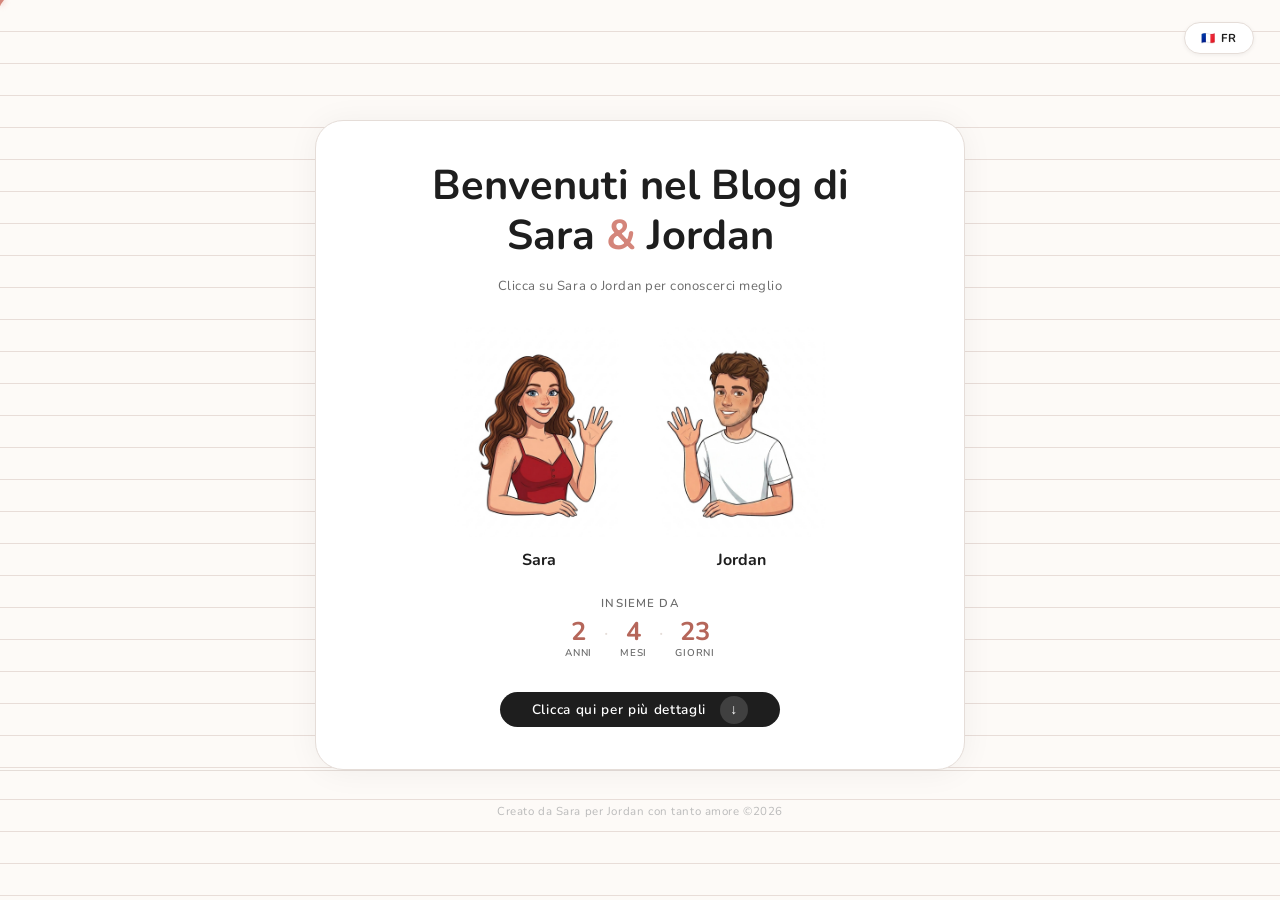
<file: index.html>
<!DOCTYPE html>
<html lang="it">
<head>
  <meta charset="UTF-8">
  <meta name="viewport" content="width=device-width, initial-scale=1.0">
  <title>Blog di Sara & Jordan</title>
  <link href="https://fonts.googleapis.com/css2?family=Nunito:wght@300;400;500;600;700&display=swap" rel="stylesheet">
  <link rel="stylesheet" href="assets/css/main.css">
  <link rel="stylesheet" href="assets/css/hero.css">
  <link rel="stylesheet" href="assets/css/timeline.css">
  <link rel="stylesheet" href="assets/css/viaggi.css">
</head>
<body>

  <div id="heart-cursor">♥</div>

  <!-- ── LANGUAGE BUTTON ── -->
  <button class="lang-btn" id="langBtn" onclick="toggleLang()"></button>

  <!-- HERO-->
  <section class="hero">
    <div class="hero-card">

      <h1 class="hero-title">
        <span id="heroTitle">Benvenuti nel Blog di<br>Sara <span class="amp">&</span> Jordan</span>
      </h1>

      <p class="hero-subtitle" id="heroSub">
        Clicca su Sara o Jordan per conoscerci meglio
      </p>

      <!-- Avatars -->
      <div class="avatars">
        <a href="sara.html" class="avatar-wrap">
          <div class="avatar-frame">
            <img src="assets/img/sara.jpg" alt="Sara" class="avatar-img">
          </div>
          <span class="avatar-label">Sara</span>
        </a>
        <a href="jordan.html" class="avatar-wrap">
          <div class="avatar-frame">
            <img src="assets/img/jordan.jpg" alt="Jordan" class="avatar-img">
          </div>
          <span class="avatar-label">Jordan</span>
        </a>
      </div>

      <!-- COUNTDOWN ── -->
      <div class="countdown-wrap" id="countdownWrap">
        <p class="countdown-label" id="countdownLabel">Insieme da</p>
        <div class="countdown-numbers">
          <div class="countdown-unit">
            <span class="countdown-val" id="cdYears">0</span>
            <span class="countdown-unit-label" id="cdYearsLabel">anni</span>
          </div>
          <div class="countdown-sep">·</div>
          <div class="countdown-unit">
            <span class="countdown-val" id="cdMonths">0</span>
            <span class="countdown-unit-label" id="cdMonthsLabel">mesi</span>
          </div>
          <div class="countdown-sep">·</div>
          <div class="countdown-unit">
            <span class="countdown-val" id="cdDays">0</span>
            <span class="countdown-unit-label" id="cdDaysLabel">giorni</span>
          </div>
        </div>
      </div>

      <!-- CTA -->
      <button class="cta-btn" id="ctaBtn" onclick="toggleTimeline()">
        <span id="ctaText">Clicca qui per più dettagli</span>
        <span class="cta-icon">↓</span>
      </button>

    </div>
  </section>

  <!-- SPOTIFY PLAYER
<div class="spotify-wrap" id="spotifyWrap">
  <p class="spotify-label">🎵</p>
  <div style="position:relative; width:75%; height:80px; overflow:hidden; border-radius:16px;">
    <iframe
      src="https://www.youtube.com/embed/FvazwmBI-os?controls=1"
      style="position:absolute; top:-60px; left:0; width:100%; height:200px; border:none;"
      allow="autoplay; encrypted-media"
      allowfullscreen>
    </iframe>
  </div>
</div> -->


  <!-- TIMELINE -->
  <section id="timeline-section">
    <div class="timeline-inner">
      <h2 class="tl-heading">
        <span id="tlHeading">La nostra <span class="accent">storia:</span></span>
      </h2>
      <p class="tl-subheading" id="tlSub">Clicca sulle date per scoprire ogni momento</p>
      <div class="tl-track-wrap">
        <div class="tl-line"></div>
        <div class="tl-track" id="tlTrack"></div>
      </div>
      <div class="tl-events" id="tlEvents"></div>
    </div>
  </section>

  <!-- VIAGGI -->
  <section id="viaggi-section">
    <h2 class="viaggi-heading" id="viaggiHeading">I nostri viaggi insieme:</h2>
    <p class="viaggi-subheading" id="viaggiSub">
      Clicca sulla mappa per scoprire i nostri ricordi più belli
    </p>
    <div class="viaggi-main">
      <div class="dest-col left" id="destLeft"></div>
      <div class="map-wrap" id="mapWrap">
        <img src="assets/img/mappa.jpg" alt="Mappa dei nostri viaggi" class="map-img">
      </div>
      <div class="dest-col right" id="destRight"></div>
    </div>
    <div class="viaggi-gallery" id="viaggiGallery">
      <h3 class="gallery-dest-title" id="galleryTitle"></h3>
      <div class="gallery-grid" id="galleryGrid"></div>
    </div>
  </section>

  <script src="assets/js/lang.js"></script>
  <script src="assets/js/timeline.js"></script>
  <script src="assets/js/viaggi.js"></script>
  <script src="assets/js/extras.js"></script>

  <footer class="site-footer">
    <p id="siteFooter">Creato da Sara per Jordan con tanto amore ©2026</p>
  </footer>

</body>
</html>
</file>
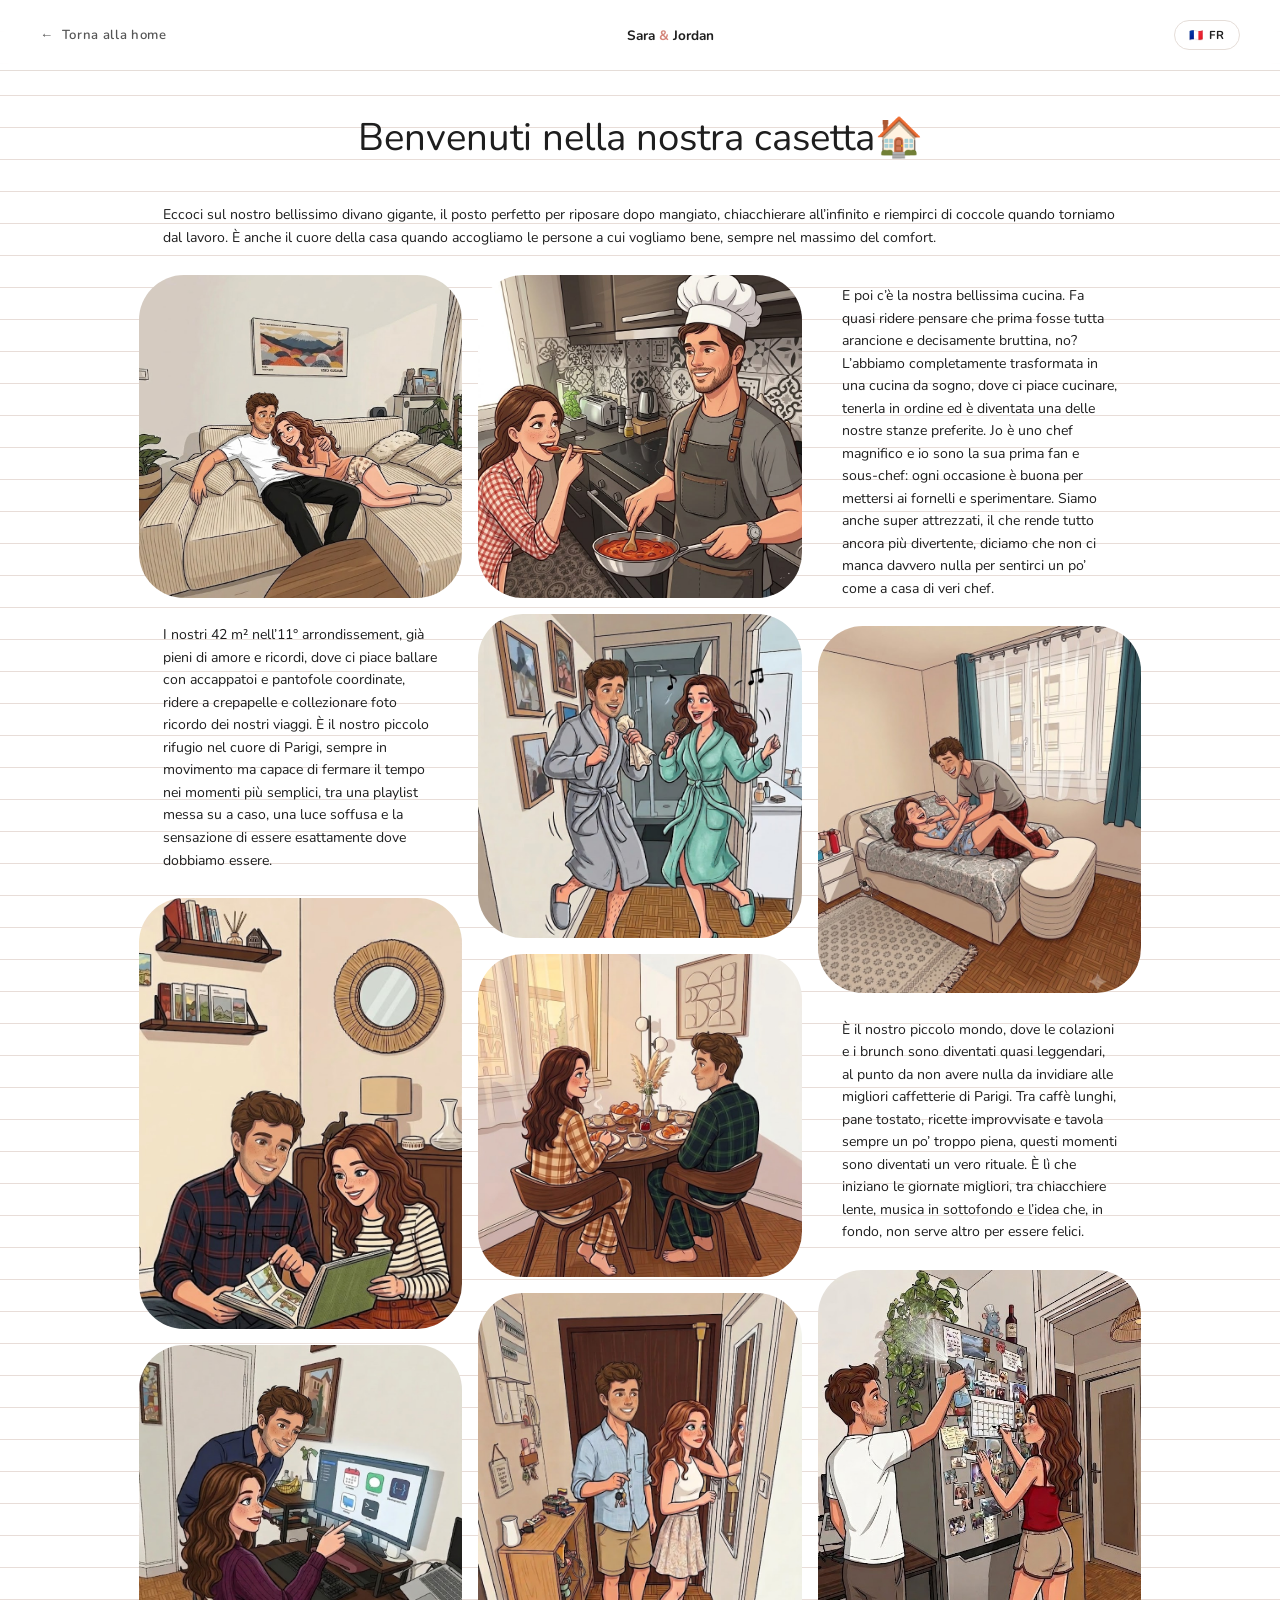
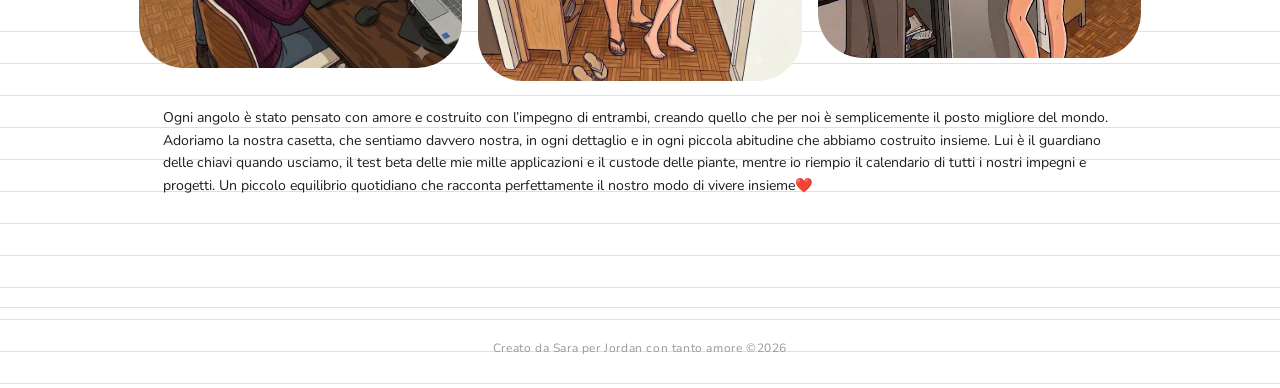
<file: casa.html>
<!DOCTYPE html>
<html lang="it">
<head>
  <meta charset="UTF-8">
  <meta name="viewport" content="width=device-width, initial-scale=1.0">
  <title>La nostra casa — Sara & Jordan</title>
  <link href="https://fonts.googleapis.com/css2?family=Nunito:wght@300;400;500;600;700&display=swap" rel="stylesheet">
  <style>
    :root {
      --bg-color:   #FFFFFF;
      --rose:       #D4857A;
      --rose-light: #F2DDD9;
      --carbon:     #1E1E1E;
      --mid:        #555555;
      --line:       #E5DDD8;
      --white:      #FFFFFF;
    }

    *, *::before, *::after { box-sizing: border-box; margin: 0; padding: 0; }
    html { scroll-behavior: smooth; }
        body {
      background-color: var(--cream);
      background-image: repeating-linear-gradient(
      to bottom,
      transparent 0px,
      transparent 31px,
    #E8DDD8 31px,
    #E8DDD8 32px
     );
      color: var(--carbon);
      font-family: 'Nunito', sans-serif;
      min-height: 100vh;
    }

    /* ── NAV ── */
    .nav {
      display: flex;
      align-items: center;
      justify-content: space-between;
      padding: 20px 40px;
      position: sticky;
      top: 0;
      background: rgba(255,255,255,0.92);
      backdrop-filter: blur(8px);
      z-index: 50;
      border-bottom: 1px solid var(--line);
    }
    .nav-back {
      display: flex; align-items: center; gap: 8px;
      text-decoration: none; color: var(--mid);
      font-size: 0.82rem; font-weight: 600;
      letter-spacing: 0.05em; transition: color 0.2s;
    }
    .nav-back:hover { color: var(--carbon); }
    .nav-brand { font-size: 0.85rem; font-weight: 700; color: var(--carbon); text-decoration: none; }
    .nav-brand .amp { color: var(--rose); }
    .lang-btn {
      background: var(--white); border: 1px solid var(--line);
      color: var(--carbon); font-family: 'Nunito', sans-serif;
      font-size: 0.72rem; font-weight: 700; letter-spacing: 0.1em;
      padding: 6px 14px; border-radius: 999px; cursor: pointer;
      transition: border-color 0.2s, background 0.2s;
    }
    .lang-btn:hover { border-color: var(--rose); background: var(--rose-light); }

    /* ── TITLE ── */
    .page-title {
      text-align: center;
      font-size: clamp(1.6rem, 4vw, 2.4rem);
      font-weight: 400; 
      padding: 40px 24px 30px;
      color: var(--carbon);
    }

    /* ── CONTAINER ── */
    .casa-container {
      max-width: 1050px;
      margin: 0 auto;
      padding: 0 24px 60px;
      display: flex;
      flex-direction: column;
      gap: 16px;
    }

    /* ── Text blocs ── */
    .figma-text-box {
      padding: 24px;
      padding-bottom: 10px;
      padding-top: 10px;
      font-size: 0.88rem;
      line-height: 1.6;
      color: var(--carbon);
      align-items: center;
    }

    .full-width {
      width: 100%;
    }

    .figma-grid {
      display: flex;
      gap: 16px;
      width: 100%;
    }

    .grid-col {
      flex: 1;
      display: flex;
      flex-direction: column;
      gap: 16px;
    }

    /* ── images ── */
    .figma-img {
      width: 100%;
      display: block;
      border-radius: 45px;
      object-fit: cover;
      background-color: var(--rose-light);
    }

    .h-sofa { aspect-ratio: 3 / 3; }
    .h-cooking { aspect-ratio: 3 / 3; }
    .h-dancing { aspect-ratio: 3 / 3; }
    .h-laptop { aspect-ratio: 3 / 3.4; }
    .h-bed { aspect-ratio: 3 / 4; }
    .h-breakfast { aspect-ratio: 3 / 3; }
    .h-pc { aspect-ratio: 3 / 3; }
    .h-entrance { aspect-ratio: 1 / 1.2; }
    .h-fridge { aspect-ratio: 1 / 1.2; }


    /* ── FOOTER ── */
    .site-footer {
      text-align: center;
      padding: 32px 24px;
      border-top: 1px solid var(--line);
      font-size: 0.75rem;
      color: #999;
      letter-spacing: 0.05em;
      margin-top: 40px;
    }

    /* ── RESPONSIVE ── */
    @media (max-width: 768px) {
      .nav { padding: 16px 20px; }
      .figma-grid { flex-direction: column; }
      .figma-img { border-radius: 24px; }
    }
  </style>
</head>
<body>

<nav class="nav">
  <a href="index.html" class="nav-back">← <span id="backLabel">Torna alla home</span></a>
  <a href="index.html" class="nav-brand">Sara <span class="amp">&</span> Jordan</a>
  <button class="lang-btn" id="langBtn" onclick="toggleLang()">🇫🇷 FR</button>
</nav>

<h1 class="page-title" id="pageTitle">Benvenuti nella nostra casetta</h1>

<div class="casa-container">

  <div class="figma-text-box full-width" id="text1">
    Eccoci sul nostro bellissimo divano gigante, il posto perfetto per riposare dopo mangiato,
    chiacchierare all’infinito e riempirci di coccole quando torniamo dal lavoro. È anche il
    cuore della casa quando accogliamo le persone a cui vogliamo bene, sempre nel massimo del comfort.
  </div>

  <div class="figma-grid">

    <div class="grid-col">
      <img src="assets/img/casa-divano.jpg" alt="Il divano" class="figma-img h-sofa">
      <div class="figma-text-box" id="text2">
        I nostri 42 m² nell’11° arrondissement, già pieni di amore e ricordi, dove ci piace
        ballare con accappatoi e pantofole coordinate, ridere a crepapelle e collezionare
        foto ricordo dei nostri viaggi. È il nostro piccolo rifugio nel cuore di Parigi,
        sempre in movimento ma capace di fermare il tempo nei momenti più semplici, tra
        una playlist messa su a caso, una luce soffusa e la sensazione di essere
        esattamente dove dobbiamo essere.
      </div>
      <img src="assets/img/casa-tavolo.jpg" alt="A letto" class="figma-img h-bed">
      <img src="assets/img/casa-pc.jpg" alt="Angolo lavoro" class="figma-img h-pc">
    </div>

    <div class="grid-col">
      <img src="assets/img/casa-cucina.jpeg" alt="La cucina" class="figma-img h-cooking">
      <img src="assets/img/casa-bagno.jpg" alt="Il bagno" class="figma-img h-dancing">
      <img src="assets/img/casa-colazioni.jpg" alt="Le colazioni" class="figma-img h-breakfast">
      <img src="assets/img/casa-ingresso.jpg" alt="L'ingresso" class="figma-img h-entrance">
    </div>

    <div class="grid-col">
      <div class="figma-text-box" id="text3">
        E poi c’è la nostra bellissima cucina. Fa quasi ridere pensare che prima fosse tutta
        arancione e decisamente bruttina, no? L’abbiamo completamente trasformata in una cucina
        da sogno, dove ci piace cucinare, tenerla in ordine ed è diventata una delle nostre stanze
        preferite. Jo è uno chef magnifico e io sono la sua prima fan e sous-chef: ogni occasione è
        buona per mettersi ai fornelli e sperimentare. Siamo anche super attrezzati, il che rende
        tutto ancora più divertente, diciamo che non ci manca davvero nulla per sentirci un po’ come
        a casa di veri chef.
      </div>
      <img src="assets/img/casa-relax.jpg" alt="Relax" class="figma-img h-laptop">
      <div class="figma-text-box" id="text4">
        È il nostro piccolo mondo, dove le colazioni e i brunch sono diventati quasi
        leggendari, al punto da non avere nulla da invidiare alle migliori caffetterie
        di Parigi. Tra caffè lunghi, pane tostato, ricette improvvisate e tavola sempre
        un po’ troppo piena, questi momenti sono diventati un vero rituale. È lì che
        iniziano le giornate migliori, tra chiacchiere lente, musica in sottofondo e
        l’idea che, in fondo, non serve altro per essere felici.
      </div>
      <img src="assets/img/casa-frigo.jpg" alt="Il frigo" class="figma-img h-fridge">
    </div>

  </div>

  <div class="figma-text-box full-width" id="text5">
    Ogni angolo è stato pensato con amore e costruito con l’impegno di entrambi,
    creando quello che per noi è semplicemente il posto migliore del mondo. Adoriamo
    la nostra casetta, che sentiamo davvero nostra, in ogni dettaglio e in ogni piccola
    abitudine che abbiamo costruito insieme. Lui è il guardiano delle chiavi quando usciamo,
    il test beta delle mie mille applicazioni e il custode delle piante, mentre io
    riempio il calendario di tutti i nostri impegni e progetti. Un piccolo equilibrio
    quotidiano che racconta perfettamente il nostro modo di vivere insieme❤️.

  </div>

</div>

<footer class="site-footer" id="siteFooter">
  Creato da Sara per Jordan con tanto amore ©2026
</footer>

<script>
let lang = localStorage.getItem('siteLang') || 'it';

const strings = {
  backLabel:  { it: 'Torna alla home',                                  fr: 'Retour à l\'accueil' },
  pageTitle:  { it: 'Benvenuti nella nostra casetta🏠',                   fr: 'Bienvenue dans notre petit chez-nous🏠' },
  text1:      { it: 'Eccoci sul nostro bellissimo divano gigante, il posto perfetto per riposare dopo mangiato, chiacchierare all’infinito e riempirci di coccole quando torniamo dal lavoro. È anche il cuore della casa quando accogliamo le persone a cui vogliamo bene, sempre nel massimo del comfort.',
                fr: 'Nous voilà sur notre magnifique canapé géant, l’endroit idéal pour se reposer après manger, discuter pendant des heures et profiter de moments de tendresse en rentrant du travail. C’est aussi le cœur de la maison pour accueillir les personnes qui comptent pour nous, toujours dans le plus grand confort.' },
  text2:      { it: 'I nostri 42 m² nell’11° arrondissement, già pieni di amore e ricordi, dove ci piace ballare con accappatoi e pantofole coordinate, ridere a crepapelle e collezionare foto ricordo dei nostri viaggi. È il nostro piccolo rifugio nel cuore di Parigi, sempre in movimento ma capace di fermare il tempo nei momenti più semplici, tra una playlist messa su a caso, una luce soffusa e la sensazione di essere esattamente dove dobbiamo essere. ',
                fr: 'Nos 42 m² dans le 11eme arrondissement, déjà remplis d’amour et de souvenirs, où l’on aime danser en peignoirs et pantoufles assortis, rire et collectionner les photos souvenirs de nos voyages. C’est notre petit refuge au cœur de Paris, toujours en mouvement mais capable de suspendre le temps dans les moments les plus simples, entre une playlist choisie au hasard, une lumière tamisée et cette sensation d’être exactement là où l’on doit être.' },
  text3:      { it: 'E poi c’è la nostra bellissima cucina. Fa quasi ridere pensare che prima fosse tutta arancione e decisamente bruttina, no? L’abbiamo completamente trasformata in una cucina da sogno, dove ci piace cucinare, tenerla in ordine ed è diventata una delle nostre stanze preferite. Jo è uno chef magnifico e io sono la sua prima fan e sous-chef: ogni occasione è buona per mettersi ai fornelli e sperimentare. Siamo anche super attrezzati, il che rende tutto ancora più divertente, diciamo che non ci manca davvero nulla per sentirci un po’ come a casa di veri chef.',
                fr: 'Et puis il y a notre magnifique cuisine. Difficile de croire qu’avant, elle était toute orange et franchement pas très belle, non ? On l’a complètement transformée en une cuisine de rêve, où l’on aime cuisiner, la garder bien rangée, et qui est devenue l’une de nos pièces préférées. Jo est un chef incroyable et je suis sa première fan et sous-cheffe : chaque occasion est bonne pour se mettre aux fourneaux et expérimenter. On est aussi bien équipés, ce qui rend tout encore plus agréable, disons qu’il ne nous manque vraiment rien pour se sentir comme de vrais chefs à la maison.' },
  text4:      { it: 'È il nostro piccolo mondo, dove le colazioni e i brunch sono diventati quasi leggendari, al punto da non avere nulla da invidiare alle migliori caffetterie di Parigi. Tra caffè lunghi, pane tostato, ricette improvvisate e tavola sempre un po’ troppo piena, questi momenti sono diventati un vero rituale. È lì che iniziano le giornate migliori, tra chiacchiere lente, musica in sottofondo e l’idea che, in fondo, non serve altro per essere felici.',
                fr: 'C’est notre petit monde, où les petits-déjeuners et les brunchs sont devenus presque légendaires, au point de n’avoir rien à envier aux meilleurs cafés de Paris. Entre cafés, tartines, recettes improvisées et une table toujours remplie, ces moments sont devenus un vrai rituel. C’est là que commencent les plus belles journées, entre conversations tranquilles, musique en fond et cette idée que il ne faut pas grand-chose pour être heureux.' },
  text5:      { it: 'Ogni angolo è stato pensato con amore e costruito con l’impegno di entrambi, creando quello che per noi è semplicemente il posto migliore del mondo. Adoriamo la nostra casetta, che sentiamo davvero nostra, in ogni dettaglio e in ogni piccola abitudine che abbiamo costruito insieme. Lui è il guardiano delle chiavi quando usciamo, il test beta delle mie mille applicazioni e il custode delle piante, mentre io riempio il calendario di tutti i nostri impegni e progetti. Un piccolo equilibrio quotidiano che racconta perfettamente il nostro modo di vivere insieme❤️',
                fr: 'Chaque coin a été pensé avec amour et construit avec l’implication de nous deux, créant ce qui est pour nous tout simplement le meilleur endroit du monde. Nous adorons notre petit chez-nous, que nous sentons vraiment à nous, dans chaque détail et dans chaque petite habitude que nous avons construite ensemble. Lui est le gardien des clés quand nous sortons, le test bêta de mes mille applications et le gardien des plantes, tandis que je remplis le calendrier de tous nos rendez-vous et projets. Un petit équilibre quotidien qui raconte parfaitement notre façon de vivre ensemble❤️' },
  siteFooter: { it: 'Creato da Sara per Jordan con tanto amore ©2026',   fr: 'Créé par Sara pour Jordan avec beaucoup d\'amour ©2026' },
};

function toggleLang() {
  lang = lang === 'it' ? 'fr' : 'it';
  localStorage.setItem('siteLang', lang);
  document.getElementById('langBtn').textContent = lang === 'it' ? '🇫🇷 FR' : '🇮🇹 IT';
  Object.entries(strings).forEach(([id, vals]) => {
    const el = document.getElementById(id);
    if (el) el.innerHTML = vals[lang];
  });
}

/* applica la lingua salvata al caricamento */
document.getElementById('langBtn').textContent = lang === 'it' ? '🇫🇷 FR' : '🇮🇹 IT';
Object.entries(strings).forEach(([id, vals]) => {
  const el = document.getElementById(id);
  if (el) el.innerHTML = vals[lang];
});
</script>
</body>
</html>
</file>
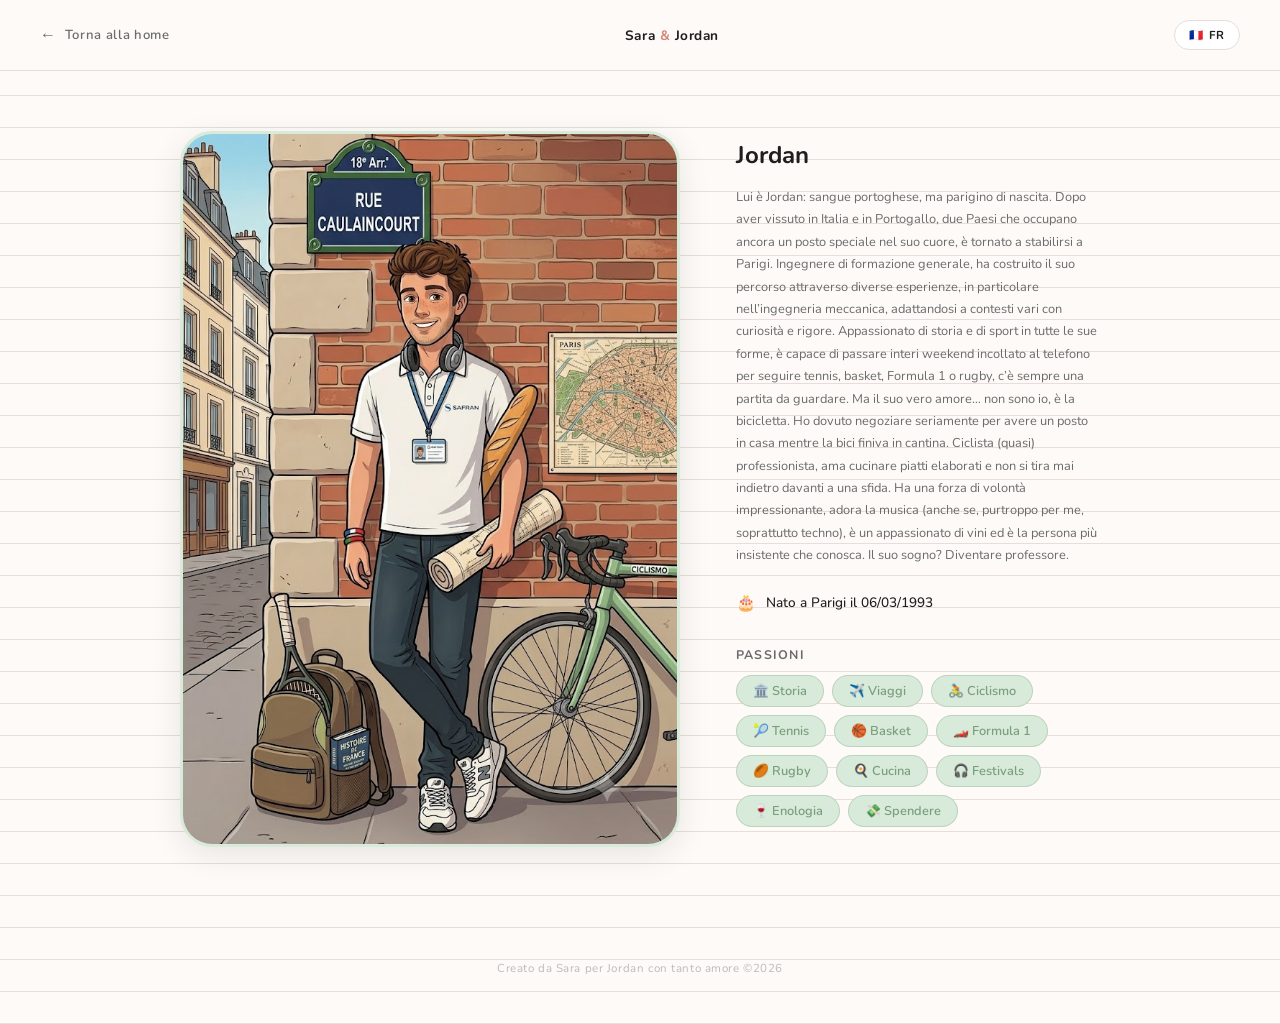
<file: jordan.html>
<!DOCTYPE html>
<html lang="it">
<head>
  <meta charset="UTF-8">
  <meta name="viewport" content="width=device-width, initial-scale=1.0">
  <title>Jordan — Blog di Sara & Jordan</title>
  <link href="https://fonts.googleapis.com/css2?family=Nunito:wght@300;400;500;600;700&display=swap" rel="stylesheet">
  <style>
    :root {
      --cream:      #FDFAF7;
      --rose:       #D4857A;
      --rose-light: #F2DDD9;
      --rose-dark:  #B5665A;
      --sage:       #7A9E7E;
      --sage-light: #D8EAD9;
      --carbon:     #1E1E1E;
      --mid:        #6B6B6B;
      --line:       #E5DDD8;
      --white:      #FFFFFF;
    }
    *, *::before, *::after { box-sizing: border-box; margin: 0; padding: 0; }
    html { scroll-behavior: smooth; }
    body {
      background-color: var(--cream);
      background-image: repeating-linear-gradient(
      to bottom,
      transparent 0px,
      transparent 31px,
    #E8DDD8 31px,
    #E8DDD8 32px
     );
      color: var(--carbon);
      font-family: 'Nunito', sans-serif;
      min-height: 100vh;
    }

    /* ── NAV ── */
    .nav {
      display: flex;
      align-items: center;
      justify-content: space-between;
      padding: 20px 40px;
      position: sticky;
      top: 0;
      background: rgba(253,250,247,0.92);
      backdrop-filter: blur(8px);
      z-index: 50;
      border-bottom: 1px solid var(--line);
    }
    .nav-back {
      display: flex;
      align-items: center;
      gap: 8px;
      text-decoration: none;
      color: var(--mid);
      font-size: 0.82rem;
      font-weight: 600;
      letter-spacing: 0.05em;
      transition: color 0.2s;
    }
    .nav-back:hover { color: var(--carbon); }
    .nav-back .arrow { font-size: 1rem; }

    .nav-brand {
      font-family: 'Nunito', sans-serif;
      font-size: 0.85rem;
      font-weight: 700;
      color: var(--carbon);
      text-decoration: none;
      letter-spacing: 0.04em;
    }
    .nav-brand .amp { color: var(--rose); }

    .lang-btn {
      background: var(--white);
      border: 1px solid var(--line);
      color: var(--carbon);
      font-family: 'Nunito', sans-serif;
      font-size: 0.72rem;
      font-weight: 700;
      letter-spacing: 0.1em;
      padding: 6px 14px;
      border-radius: 999px;
      cursor: pointer;
      transition: border-color 0.2s, background 0.2s;
    }
    .lang-btn:hover { border-color: var(--rose); background: var(--rose-light); }

    /* ── MAIN LAYOUT ── */
    .profile-wrap {
      max-width: 1000px;
      margin: 60px auto 80px;
      padding: 0 40px;
      display: flex;
      gap: 56px;
      align-items: flex-start;
    }

    /* ── FOTO ── */
    .profile-photo {
      flex: 0 0 300px;
    }
    .photo-frame {
      width: 500px;
      border-radius: 32px;
      overflow: hidden;
      border: 3px solid var(--sage-light);
      box-shadow: 0 8px 32px rgba(0,0,0,0.09);
    }
    .photo-frame img {
      width: 100%;
      height: 710px;
      display: block;
      object-fit: cover;
      aspect-ratio: 3/4;
      background: var(--sage-light);
    }

    /* ── text ── */
    .profile-info {
      flex: 1;
      padding-top: 8px;
    }

    .profile-name {
      font-size: 1.5rem;
      font-weight: 700;
      color: var(--carbon);
      margin-bottom: 15px;
    }

    .profile-bio {
      font-size: 0.8rem;
      line-height: 1.75;
      color: var(--mid);
      margin-bottom: 25px;
    }

    .profile-meta {
      display: flex;
      align-items: center;
      gap: 10px;
      font-size: 0.85rem;
      color: var(--carbon);
      font-weight: 500;
      margin-bottom: 32px;
    }
    .meta-icon { font-size: 1rem; }

    .passions-label {
      font-size: 0.78rem;
      font-weight: 700;
      letter-spacing: 0.1em;
      color: var(--mid);
      margin-bottom: 12px;
    }
    .passions-wrap {
      display: flex;
      flex-wrap: wrap;
      gap: 8px;
    }
    .passion-pill {
      background: var(--sage-light);
      color: var(--sage);
      font-size: 0.8rem;
      font-weight: 600;
      padding: 6px 16px;
      border-radius: 999px;
      border: 1px solid rgba(122,158,126,0.3);
    }

    /* ── FOOTER ── */
    .page-footer {
      text-align: center;
      font-size: 0.72rem;
      color: #bbb;
      letter-spacing: 0.05em;
      padding: 32px 24px 48px;
      border-top: 1px solid var(--line);
    }

    /* ── RESPONSIVE LAPTOP ── */
    @media (max-height: 850px), (max-width: 1100px) {
      .nav { padding: 12px 40px; }

      .profile-wrap {
        margin: 4vh auto 4vh;
        gap: 32px;
      }

      .profile-photo {
      }

      .photo-frame {
        width: 310px;
      }

      .photo-frame img {
        height: 410px;
      }

      .profile-info { padding-top: 0; }

      .profile-name { margin-bottom: 8px; }

      .profile-bio {
        font-size: 0.78rem;
        line-height: 1.5;
        margin-bottom: 16px;
      }

      .profile-meta { margin-bottom: 20px; }

      .page-footer {
        padding: 16px 24px 16px;
      }
    }

    /* ── RESPONSIVE ── */
    @media (max-width: 640px) {
      .profile-wrap { flex-direction: column; gap: 32px; padding: 0 20px; margin-top: 40px; }
      .profile-photo, .photo-frame { width: 100%; flex: unset; }
      .nav { padding: 16px 20px; }
    }
  </style>
</head>
<body>

<nav class="nav">
  <a href="index.html" class="nav-back"><span class="arrow">←</span> <span id="backLabel">Torna alla home</span></a>
  <a href="index.html" class="nav-brand">Sara <span class="amp">&</span> Jordan</a>
  <button class="lang-btn" id="langBtn" onclick="toggleLang()">🇫🇷 FR</button>
</nav>

<div class="profile-wrap">

  <!-- FOTO -->
  <div class="profile-photo">
    <div class="photo-frame">
      <img src="assets/img/jordan2.jpg" alt="Jordan">
    </div>
  </div>

  <!-- INFO -->
  <div class="profile-info">
    <h1 class="profile-name">Jordan</h1>

    <p class="profile-bio" id="bio">
Lui è Jordan: sangue portoghese, ma parigino di nascita. Dopo aver vissuto in Italia e in Portogallo, due Paesi che occupano ancora un posto speciale nel suo cuore,
è tornato a stabilirsi a Parigi, dove vive oggi. Ingegnere di formazione generale, ha costruito il suo percorso attraverso diverse esperienze, in particolare nell’ingegneria
meccanica, adattandosi a contesti vari con curiosità e rigore. Appassionato di storia e di sport in tutte le sue forme, è capace di passare interi weekend incollato al telefono
per seguire tennis, basket, Formula 1 o rugby, c’è sempre una partita da guardare. Ma il suo vero amore… non sono io, è la bicicletta. Ho dovuto negoziare seriamente per avere
un posto in casa mentre la bici finiva in cantina. Ciclista (quasi) professionista, ama cucinare piatti elaborati e non si tira mai indietro davanti a una sfida.
Ha una forza di volontà impressionante, adora la musica (anche se, purtroppo per me, soprattutto techno), è un appassionato di vini ed è la persona più insistente che conosca.
Il suo sogno? Diventare professore.    </p>

    <div class="profile-meta">
      <span class="meta-icon">🎂</span>
      <span id="birthLabel">Nato a Parigi il 06/03/1993</span>
    </div>

    <p class="passions-label" id="passionsLabel">PASSIONI</p>
    <div class="passions-wrap" id="passionsWrap"></div>
  </div>

</div>

<footer class="page-footer" id="footerText">
  Creato da Sara per Jordan con tanto amore ©2026
</footer>

<script>
let lang = localStorage.getItem('siteLang') || 'it';

const passions = {
  it: ['🏛️ Storia', '✈️ Viaggi', '🚴 Ciclismo', '🎾 Tennis', '🏀 Basket', '🏎️ Formula 1', '🏉 Rugby', '🍳 Cucina', '🎧 Festivals', '🍷 Enologia', '💸 Spendere'],
  fr: ['🏛️ Histoire', '✈️ Voyages','🚴 Cyclisme', '🎾 Tennis', '🏀 Basket', '🏎️ Formule 1', '🏉 Rugby', '🍳 Cuisine', '🎧 Festivals', '🍷 Enologie', '💸 Dépenser']
};

const strings = {
  backLabel:     { it: 'Torna alla home',                               fr: 'Retour à l\'accueil' },
  bio:           { it: 'Lui è Jordan: sangue portoghese, ma parigino di nascita. Dopo aver vissuto in Italia e in Portogallo, due Paesi che occupano ancora un posto speciale nel suo cuore, è tornato a stabilirsi a Parigi. Ingegnere di formazione generale, ha costruito il suo percorso attraverso diverse esperienze, in particolare nell’ingegneria meccanica, adattandosi a contesti vari con curiosità e rigore. Appassionato di storia e di sport in tutte le sue forme, è capace di passare interi weekend incollato al telefono per seguire tennis, basket, Formula 1 o rugby, c’è sempre una partita da guardare. Ma il suo vero amore… non sono io, è la bicicletta. Ho dovuto negoziare seriamente per avere un posto in casa mentre la bici finiva in cantina. Ciclista (quasi) professionista, ama cucinare piatti elaborati e non si tira mai indietro davanti a una sfida. Ha una forza di volontà impressionante, adora la musica (anche se, purtroppo per me, soprattutto techno), è un appassionato di vini ed è la persona più insistente che conosca. Il suo sogno? Diventare professore.',
                   fr: 'Lui, c’est Jordan : du sang portugais, mais parisien de naissance. Après avoir vécu en Italie et au Portugal, deux pays qui occupent toujours une place très spéciale dans son cœur, il est revenu s’installer à Paris. Ingénieur de formation générale, il a construit son parcours à travers différentes expériences, en s’adaptant à des environnements variés avec curiosité et rigueur. Passionné d’histoire et de sport sous toutes ses formes, il est capable de passer tout un week-end collé à son téléphone pour suivre le tennis, le basket, la Formule 1 ou le rugby, il y a toujours un match quelque part. Mais son véritable amour… ce n’est pas moi, c’est le vélo. J’ai dû négocier sérieusement pour avoir une place dans l’appartement pendant que son vélo descendait à la cave. Cycliste (presque) professionnel, il adore cuisiner des plats élaborés et ne recule jamais devant un défi. Il a une volonté impressionnante, il adore la musique (malheureusement pour moi, c’est surtout de la techno), sommelier de vins et c’est la personne la plus insistante que je connaisse. Son rêve ? Devenir professeur.' },
  birthLabel:    { it: 'Nato a Parigi il 06/03/1993',                   fr: 'Né à Paris le 06/03/1993' },
  passionsLabel: { it: 'PASSIONI',                                       fr: 'PASSIONS' },
  footerText:    { it: 'Creato da Sara per Jordan con tanto amore ©2026', fr: 'Créé par Sara pour Jordan avec beaucoup d\'amour ©2026' },
};

function renderPassions() {
  const wrap = document.getElementById('passionsWrap');
  wrap.innerHTML = '';
  passions[lang].forEach(p => {
    const pill = document.createElement('span');
    pill.className = 'passion-pill';
    pill.textContent = p;
    wrap.appendChild(pill);
  });
}

function toggleLang() {
  lang = lang === 'it' ? 'fr' : 'it';
  localStorage.setItem('siteLang', lang);
  document.getElementById('langBtn').textContent = lang === 'it' ? '🇫🇷 FR' : '🇮🇹 IT';
  Object.entries(strings).forEach(([id, vals]) => {
    const el = document.getElementById(id);
    if (el) el.innerHTML = vals[lang];
  });
  renderPassions();
}

document.getElementById('langBtn').textContent = lang === 'it' ? '🇫🇷 FR' : '🇮🇹 IT';
Object.entries(strings).forEach(([id, vals]) => {
  const el = document.getElementById(id);
  if (el) el.innerHTML = vals[lang];
});
renderPassions();
</script>
</body>
</html>
</file>
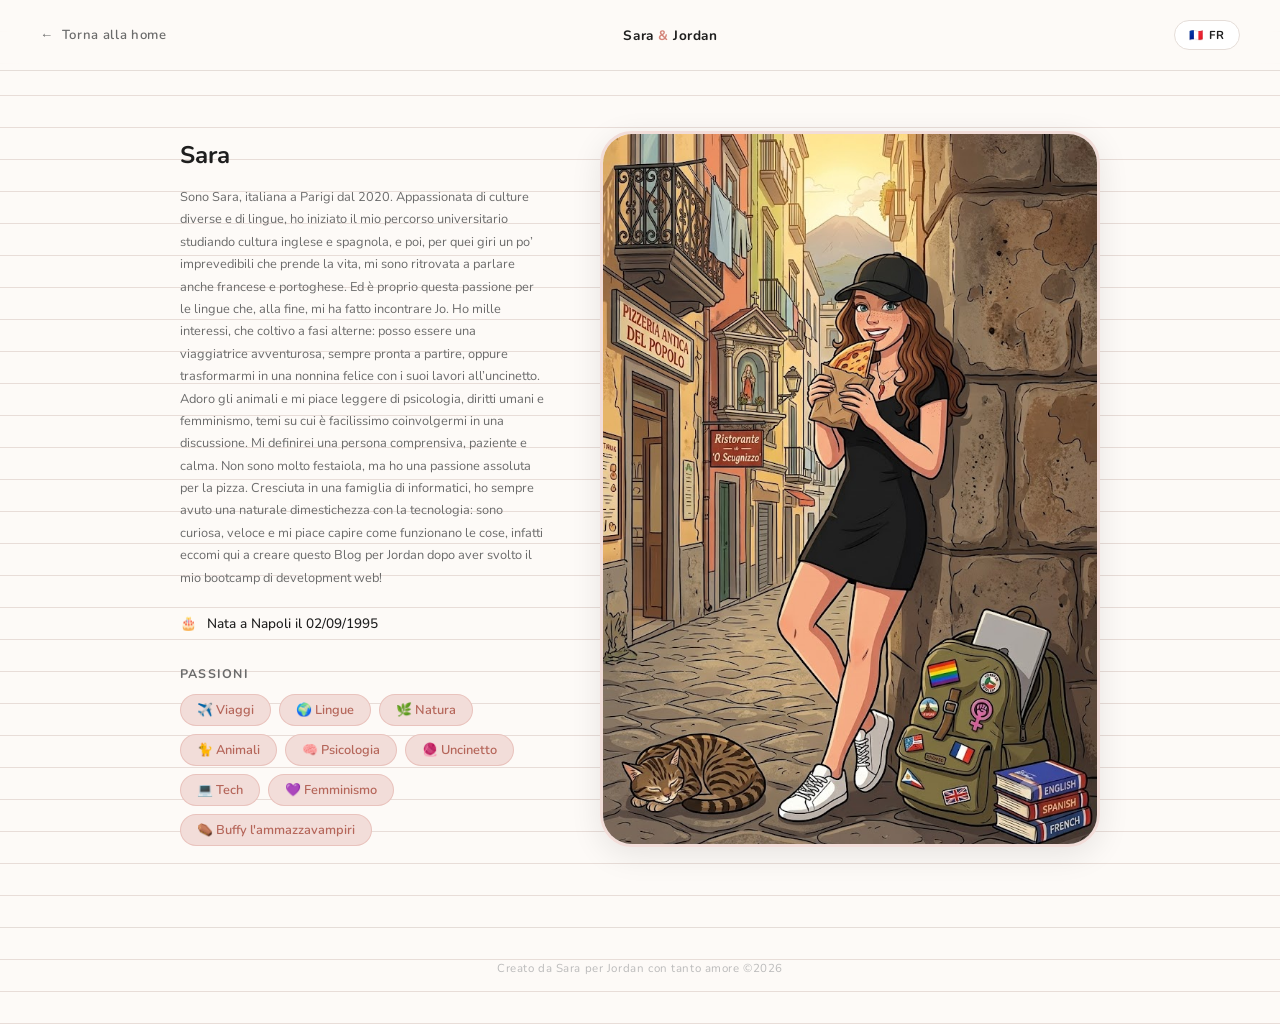
<file: sara.html>
<!DOCTYPE html>
<html lang="it">
<head>
  <meta charset="UTF-8">
  <meta name="viewport" content="width=device-width, initial-scale=1.0">
  <title>Sara — Blog di Sara & Jordan</title>
  <link href="https://fonts.googleapis.com/css2?family=Nunito:wght@300;400;500;600;700&display=swap" rel="stylesheet">
  <style>
    :root {
      --cream:      #FDFAF7;
      --rose:       #D4857A;
      --rose-light: #F2DDD9;
      --rose-dark:  #B5665A;
      --sage:       #7A9E7E;
      --sage-light: #D8EAD9;
      --carbon:     #1E1E1E;
      --mid:        #6B6B6B;
      --line:       #E5DDD8;
      --white:      #FFFFFF;
    }
    *, *::before, *::after { box-sizing: border-box; margin: 0; padding: 0; }
    html { scroll-behavior: smooth; }
    body {
      background-color: var(--cream);
      background-image: repeating-linear-gradient(
      to bottom,
      transparent 0px,
      transparent 31px,
    #E8DDD8 31px,
    #E8DDD8 32px
     );
      color: var(--carbon);
      font-family: 'Nunito', sans-serif;
      min-height: 100vh;
      display: flex;
      flex-direction: column;
    }

    /* ── NAV ── */
    .nav {
      display: flex;
      align-items: center;
      justify-content: space-between;
      padding: 20px 40px;
      position: sticky;
      top: 0;
      background: rgba(253,250,247,0.92);
      backdrop-filter: blur(8px);
      z-index: 50;
      border-bottom: 1px solid var(--line);
    }
    .nav-back {
      display: flex;
      align-items: center;
      gap: 8px;
      text-decoration: none;
      color: var(--mid);
      font-size: 0.82rem;
      font-weight: 600;
      letter-spacing: 0.05em;
      transition: color 0.2s;
    }
    .nav-back:hover { color: var(--carbon); }

    .nav-brand {
      font-family: 'Nunito', sans-serif;
      font-size: 0.85rem;
      font-weight: 700;
      color: var(--carbon);
      text-decoration: none;
      letter-spacing: 0.04em;
    }
    .nav-brand .amp { color: var(--rose); }

    .lang-btn {
      background: var(--white);
      border: 1px solid var(--line);
      color: var(--carbon);
      font-family: 'Nunito', sans-serif;
      font-size: 0.72rem;
      font-weight: 700;
      letter-spacing: 0.1em;
      padding: 6px 14px;
      border-radius: 999px;
      cursor: pointer;
      transition: border-color 0.2s, background 0.2s;
    }
    .lang-btn:hover { border-color: var(--rose); background: var(--rose-light); }

    /* ── MAIN LAYOUT ── */
    .profile-wrap {
      max-width: 1000px;
      margin: 60px auto 80px;
      padding: 0 40px;
      display: flex;
      flex-direction: row-reverse;
      gap: 56px;
      align-items: flex-start;
      flex: 1;
    }

    /* ── photo ── */
    .profile-photo {
      flex: 0 0 300px;
    }
    .photo-frame {
      width: 500px;
      border-radius: 32px;
      overflow: hidden;
      border: 3px solid var(--rose-light);
      box-shadow: 0 8px 32px rgba(0,0,0,0.09);
    }
    .photo-frame img {
      width: 100%;
      height: 710px;
      display: block;
      object-fit: cover;
      aspect-ratio: 3/4;
      background: var(--rose-light);
    }

    /* ── TESTO ── */
    .profile-info {
      flex: 1;
      padding-top: 8px;
    }

    .profile-name {
      font-size: 1.5rem;
      font-weight: 700;
      color: var(--carbon);
      margin-bottom: 15px;
    }

    .profile-bio {
      font-size: 0.8rem;
      line-height: 1.75;
      color: var(--mid);
      margin-bottom: 25px;
    }

    .profile-meta {
      display: flex;
      align-items: center;
      gap: 10px;
      font-size: 0.85rem;
      color: var(--carbon);
      font-weight: 500;
      margin-bottom: 32px;
    }

    .passions-label {
      font-size: 0.78rem;
      font-weight: 700;
      letter-spacing: 0.1em;
      color: var(--mid);
      margin-bottom: 12px;
    }
    .passions-wrap {
      display: flex;
      flex-wrap: wrap;
      gap: 8px;
    }
    .passion-pill {
      background: var(--rose-light);
      color: var(--rose-dark);
      font-size: 0.8rem;
      font-weight: 600;
      padding: 6px 16px;
      border-radius: 999px;
      border: 1px solid rgba(212,133,122,0.3);
    }

    /* ── FOOTER ── */
    .page-footer {
      text-align: center;
      font-size: 0.72rem;
      color: #bbb;
      letter-spacing: 0.05em;
      padding: 32px 24px 48px;
      border-top: 1px solid var(--line);
    }

    /* ── RESPONSIVE LAPTOP ── */
    @media (max-height: 850px), (max-width: 1100px) {
      .nav { padding: 12px 40px; }

      .profile-wrap {
        margin: 4vh auto 4vh;
        gap: 32px;
      }

      .profile-photo {
      }

      .photo-frame {
        width: 300px;
      }

      .photo-frame img {
        height: 410px;
      }

      .profile-info { padding-top: 0; }

      .profile-name { margin-bottom: 8px; }

      .profile-bio {
        font-size: 0.78rem;
        line-height: 1.5;
        margin-bottom: 16px;
      }

      .profile-meta { margin-bottom: 20px; }

      .page-footer {
        padding: 16px 24px 16px;
      }
    }

    /* ── RESPONSIVE MOBILE ── */
    @media (max-width: 640px) {
      .profile-wrap { flex-direction: column; gap: 32px; padding: 0 20px; margin-top: 40px; }
      .profile-photo, .photo-frame { width: 100%; flex: unset; }
      .nav { padding: 16px 20px; }
    }
  </style>
</head>
<body>

<nav class="nav">
  <a href="index.html" class="nav-back">← <span id="backLabel">Torna alla home</span></a>
  <a href="index.html" class="nav-brand">Sara <span class="amp">&</span> Jordan</a>
  <button class="lang-btn" id="langBtn" onclick="toggleLang()">🇫🇷 FR</button>
</nav>

<div class="profile-wrap">

  <!-- FOTO (a destra grazie a flex-direction: row-reverse) -->
  <div class="profile-photo">
    <div class="photo-frame">
      <img src="assets/img/sara2.jpg" alt="Sara">
    </div>
  </div>

  <!-- INFO -->
  <div class="profile-info">
    <h1 class="profile-name">Sara</h1>

    <p class="profile-bio" id="bio">
      Sono Sara, sono italiana e vivo a Parigi dal 2020. Appassionata di culture diverse e di lingue,
      ho iniziato il mio percorso universitario studiando cultura inglese e spagnola, e poi, per quei giri un po’ imprevedibili che prende la vita, mi sono ritrovata
      a parlare francese e portoghese. Ed è proprio questa passione per le lingue che, alla fine, mi ha fatto incontrare Jo.
      Ho mille interessi, che coltivo a fasi alterne: posso essere una viaggiatrice avventurosa, sempre pronta a partire, oppure trasformarmi in una nonnina
      felice con i suoi lavori all’uncinetto. Adoro gli animali e mi piace leggere di psicologia, diritti umani e femminismo: temi su cui è facilissimo
      coinvolgermi in una discussione. Mi definirei una persona comprensiva, paziente e calma. Non sono molto festaiola, ma ho una passione assoluta per la pizza.
      Cresciuta in una famiglia di informatici, ho sempre avuto una naturale dimestichezza con la tecnologia: sono curiosa, veloce e mi piace capire come funzionano le cose, infatti
      eccomi qui a creare questo Blog per Jordan dopo aver svolto il mio bootcamp di development web!
    </p>

    <div class="profile-meta">
      <span>🎂</span>
      <span id="birthLabel">Nata a Napoli il 02/09/1995</span>
    </div>

    <p class="passions-label" id="passionsLabel">PASSIONI</p>
    <div class="passions-wrap" id="passionsWrap"></div>
  </div>

</div>

<footer class="page-footer" id="footerText">
  Creato da Sara per Jordan con tanto amore ©2026
</footer>

<script>
let lang = localStorage.getItem('siteLang') || 'it';

const passions = {
  it: ['✈️ Viaggi', '🌍 Lingue', '🌿 Natura','🐈 Animali','🧠 Psicologia', '🧶 Uncinetto', '💻 Tech', '💜 Femminismo', '⚰️ Buffy l\'ammazzavampiri'],
  fr : ['✈️ Voyages', '🌍 Langues', '🌿 Nature','🐈 Animaux','🧠 Psychologie','🧶 Crochet', '💻 Tech', '💜 Femminisme','⚰️ Buffy la tueuse de vampires']
};

const strings = {
  backLabel:     { it: 'Torna alla home',                               fr: 'Retour à l\'accueil' },
  bio:           { it: 'Sono Sara, italiana a Parigi dal 2020. Appassionata di culture diverse e di lingue, ho iniziato il mio percorso universitario studiando cultura inglese e spagnola, e poi, per quei giri un po’ imprevedibili che prende la vita, mi sono ritrovata a parlare anche francese e portoghese. Ed è proprio questa passione per le lingue che, alla fine, mi ha fatto incontrare Jo. Ho mille interessi, che coltivo a fasi alterne: posso essere una viaggiatrice avventurosa, sempre pronta a partire, oppure trasformarmi in una nonnina felice con i suoi lavori all’uncinetto. Adoro gli animali e mi piace leggere di psicologia, diritti umani e femminismo, temi su cui è facilissimo coinvolgermi in una discussione. Mi definirei una persona comprensiva, paziente e calma. Non sono molto festaiola, ma ho una passione assoluta per la pizza. Cresciuta in una famiglia di informatici, ho sempre avuto una naturale dimestichezza con la tecnologia: sono curiosa, veloce e mi piace capire come funzionano le cose, infatti eccomi qui a creare questo Blog per Jordan dopo aver svolto il mio bootcamp di development web!',
                   fr: 'Je suis Sara, italienne à Paris depuis le 2020. Passionnée par les cultures et les langues, j’ai commencé mon parcours universitaire en étudiant les cultures anglaise et espagnole. Puis, au fil des détours parfois imprévisibles de la vie, je me suis retrouvée parler aussi français et portugais. Et c’est justement cette passion pour les langues qui m’a finalement fait rencontrer Jo. J’ai mille centres d’intérêt, que je cultive par périodes : je peux être une voyageuse aventurière, toujours prête à partir, ou me transformer en petite mamie heureuse avec ses travaux au crochet. J’aime profondément les animaux et j’apprécie lire sur la psychologie, les droits humains et le féminisme, des sujets sur lesquels il est très facile de m’embarquer dans une discussion. Je me définirais comme une personne compréhensive, patiente et calme. Je ne suis pas très fêtarde, mais j’ai une passion absolue pour la pizza. Ayant grandi dans une famille d’informaticiens, j’ai toujours eu une certaine aisance avec la technologie. Me voilà donc à créer ce blog pour Jo après mon bootcamp de développement web !' },
  birthLabel:    { it: 'Nata a Napoli il 02/09/1995',                    fr: 'Née à Naples le 02/09/1995' },
  passionsLabel: { it: 'PASSIONI',                                       fr: 'PASSIONS' },
  footerText:    { it: 'Creato da Sara per Jordan con tanto amore ©2026',  fr: 'Créé par Sara pour Jordan avec beaucoup d\'amour ©2026' },
};

function renderPassions() {
  const wrap = document.getElementById('passionsWrap');
  wrap.innerHTML = '';
  passions[lang].forEach(p => {
    const pill = document.createElement('span');
    pill.className = 'passion-pill';
    pill.textContent = p;
    wrap.appendChild(pill);
  });
}

function toggleLang() {
  lang = lang === 'it' ? 'fr' : 'it';
  localStorage.setItem('siteLang', lang);
  document.getElementById('langBtn').textContent = lang === 'it' ? '🇫🇷 FR' : '🇮🇹 IT';
  Object.entries(strings).forEach(([id, vals]) => {
    const el = document.getElementById(id);
    if (el) el.innerHTML = vals[lang];
  });
  renderPassions();
}

document.getElementById('langBtn').textContent = lang === 'it' ? '🇫🇷 FR' : '🇮🇹 IT';
Object.entries(strings).forEach(([id, vals]) => {
  const el = document.getElementById(id);
  if (el) el.innerHTML = vals[lang];
});
renderPassions();
</script>
</body>
</html>
</file>
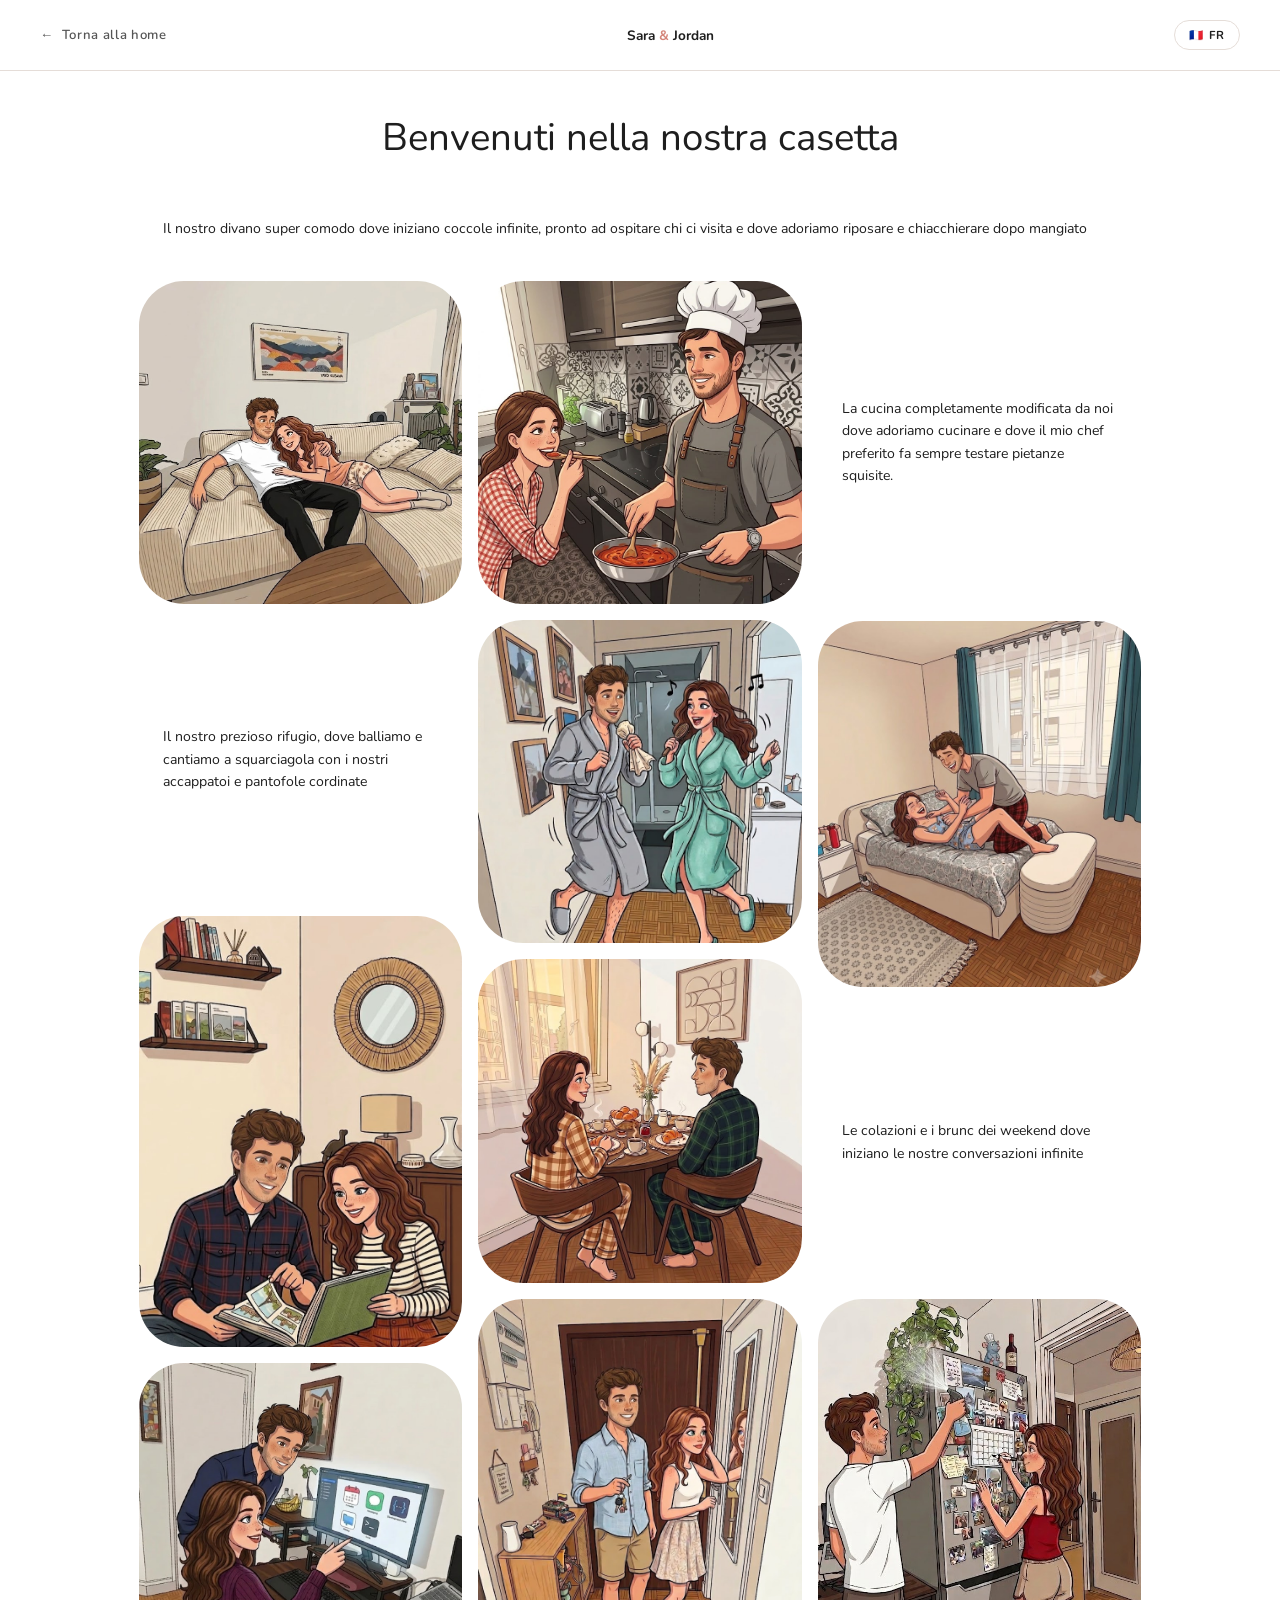
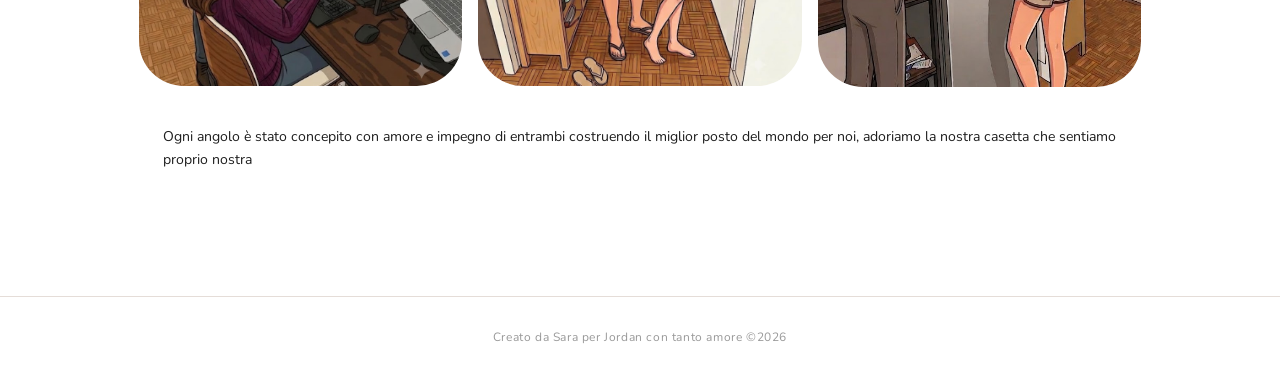
<file: couple-blog/casa.html>
<!DOCTYPE html>
<html lang="it">
<head>
  <meta charset="UTF-8">
  <meta name="viewport" content="width=device-width, initial-scale=1.0">
  <title>La nostra casa — Sara & Jordan</title>
  <link href="https://fonts.googleapis.com/css2?family=Nunito:wght@300;400;500;600;700&display=swap" rel="stylesheet">
  <style>
    :root {
      --bg-color:   #FFFFFF;
      --rose:       #D4857A;
      --rose-light: #F2DDD9;
      --carbon:     #1E1E1E;
      --mid:        #555555;
      --line:       #E5DDD8;
      --white:      #FFFFFF;
    }

    *, *::before, *::after { box-sizing: border-box; margin: 0; padding: 0; }
    html { scroll-behavior: smooth; }
    body {
      background: var(--bg-color);
      color: var(--carbon);
      font-family: 'Nunito', sans-serif;
      min-height: 100vh;
    }

    /* ── NAV ── */
    .nav {
      display: flex;
      align-items: center;
      justify-content: space-between;
      padding: 20px 40px;
      position: sticky;
      top: 0;
      background: rgba(255,255,255,0.92);
      backdrop-filter: blur(8px);
      z-index: 50;
      border-bottom: 1px solid var(--line);
    }
    .nav-back {
      display: flex; align-items: center; gap: 8px;
      text-decoration: none; color: var(--mid);
      font-size: 0.82rem; font-weight: 600;
      letter-spacing: 0.05em; transition: color 0.2s;
    }
    .nav-back:hover { color: var(--carbon); }
    .nav-brand { font-size: 0.85rem; font-weight: 700; color: var(--carbon); text-decoration: none; }
    .nav-brand .amp { color: var(--rose); }
    .lang-btn {
      background: var(--white); border: 1px solid var(--line);
      color: var(--carbon); font-family: 'Nunito', sans-serif;
      font-size: 0.72rem; font-weight: 700; letter-spacing: 0.1em;
      padding: 6px 14px; border-radius: 999px; cursor: pointer;
      transition: border-color 0.2s, background 0.2s;
    }
    .lang-btn:hover { border-color: var(--rose); background: var(--rose-light); }

    /* ── TITLE ── */
    .page-title {
      text-align: center;
      font-size: clamp(1.6rem, 4vw, 2.4rem);
      font-weight: 400; /* Stile pulito ed elegante come Figma */
      padding: 40px 24px 30px;
      color: var(--carbon);
    }

    /* ── CONTAINER ── */
    .casa-container {
      max-width: 1050px;
      margin: 0 auto;
      padding: 0 24px 60px;
      display: flex;
      flex-direction: column;
      gap: 16px; /* Spaziatura uniforme tra i macro blocchi */
    }

    /* ── Text blocs ── */
    .figma-text-box {
      padding: 24px;
      font-size: 0.88rem;
      line-height: 1.6;
      color: var(--carbon);
      display: flex;
      align-items: center;
    }

    .full-width {
      width: 100%;
    }

    /* ── Grid 3 columns ── */
    .figma-grid {
      display: flex;
      gap: 16px;
      width: 100%;
    }

    .grid-col {
      flex: 1;
      display: flex;
      flex-direction: column;
      gap: 16px;
    }

    /* ── images ── */
    .figma-img {
      width: 100%;
      display: block;
      border-radius: 45px;
      object-fit: cover;
      background-color: var(--rose-light);
    }

    .h-sofa { aspect-ratio: 3 / 3; }
    .h-cooking { aspect-ratio: 3 / 3; }
    .h-dancing { aspect-ratio: 3 / 3; }
    .h-laptop { aspect-ratio: 3 / 3.4; }
    .h-bed { aspect-ratio: 3 / 4; }
    .h-breakfast { aspect-ratio: 3 / 3; }
    .h-pc { aspect-ratio: 3 / 3; }
    .h-entrance { aspect-ratio: 1 / 1.2; }
    .h-fridge { aspect-ratio: 1 / 1.2; }

    .grid-col .figma-text-box {
      flex-grow: 1;
    }

    /* ── FOOTER ── */
    .site-footer {
      text-align: center;
      padding: 32px 24px;
      border-top: 1px solid var(--line);
      font-size: 0.75rem;
      color: #999;
      letter-spacing: 0.05em;
      margin-top: 40px;
    }

    /* ── RESPONSIVE ── */
    @media (max-width: 768px) {
      .nav { padding: 16px 20px; }
      .figma-grid { flex-direction: column; }
      .figma-img { border-radius: 24px; }
    }
  </style>
</head>
<body>

<nav class="nav">
  <a href="index.html" class="nav-back">← <span id="backLabel">Torna alla home</span></a>
  <a href="index.html" class="nav-brand">Sara <span class="amp">&</span> Jordan</a>
  <button class="lang-btn" id="langBtn" onclick="toggleLang()">🇫🇷 FR</button>
</nav>

<h1 class="page-title" id="pageTitle">Benvenuti nella nostra casetta</h1>

<div class="casa-container">

  <div class="figma-text-box full-width" id="text1">
    Il nostro divano super comodo dove iniziano coccole infinite, pronto ad ospitare chi ci visita e dove adoriamo riposare e chiacchierare dopo mangiato
  </div>

  <div class="figma-grid">

    <div class="grid-col">
      <img src="assets/img/casa-divano.jpg" alt="Il divano" class="figma-img h-sofa">
      <div class="figma-text-box" id="text2">
        Il nostro prezioso rifugio, dove balliamo e cantiamo a squarciagola con i nostri accappatoi e pantofole cordinate
      </div>
      <img src="assets/img/casa-tavolo.jpg" alt="A letto" class="figma-img h-bed">
      <img src="assets/img/casa-pc.jpg" alt="Angolo lavoro" class="figma-img h-pc">
    </div>

    <div class="grid-col">
      <img src="assets/img/casa-cucina.jpeg" alt="La cucina" class="figma-img h-cooking">
      <img src="assets/img/casa-bagno.jpg" alt="Il bagno" class="figma-img h-dancing">
      <img src="assets/img/casa-colazioni.jpg" alt="Le colazioni" class="figma-img h-breakfast">
      <img src="assets/img/casa-ingresso.jpg" alt="L'ingresso" class="figma-img h-entrance">
    </div>

    <div class="grid-col">
      <div class="figma-text-box" id="text3">
        La cucina completamente modificata da noi dove adoriamo cucinare e dove il mio chef preferito fa sempre testare pietanze squisite.
      </div>
      <img src="assets/img/casa-relax.jpg" alt="Relax" class="figma-img h-laptop">
      <div class="figma-text-box" id="text4">
        Le colazioni e i brunc dei weekend dove iniziano le nostre conversazioni infinite
      </div>
      <img src="assets/img/casa-frigo.jpg" alt="Il frigo" class="figma-img h-fridge">
    </div>

  </div>

  <div class="figma-text-box full-width" id="text5">
    Ogni angolo è stato concepito con amore e impegno di entrambi costruendo il miglior posto del mondo per noi, adoriamo la nostra casetta che sentiamo proprio nostra
  </div>

</div>

<footer class="site-footer" id="siteFooter">
  Creato da Sara per Jordan con tanto amore ©2026
</footer>

<script>
let lang = 'it';
const strings = {
  backLabel:  { it: 'Torna alla home',                                  fr: 'Retour à l\'accueil' },
  pageTitle:  { it: 'Benvenuti nella nostra casetta',                   fr: 'Bienvenue dans notre petit chez-nous' },
  text1:      { it: 'Il nostro divano super comodo dove iniziano coccole infinite, pronto ad ospitare chi ci visita e dove adoriamo riposare e chiacchierare dopo mangiato.',
                fr: 'Notre canapé ultra-confortable où commencent les câlins infinis, prêt à accueillir nos visiteurs et où on adore se reposer et discuter après manger.' },
  text2:      { it: 'Il nostro prezioso rifugio, dove balliamo e cantiamo a squarciagola con i nostri accappatoi e pantofole cordinate.',
                fr: 'Notre précieux refuge, où on danse et chante à tue-tête avec nos peignoirs et chaussons assortis.' },
  text3:      { it: 'La cucina completamente modificata da noi dove adoriamo cucinare e dove il mio chef preferito fa sempre testare pietanze squisite.',
                fr: 'La cuisine entièrement réaménagée par nous, où on adore cuisiner et où mon chef préféré me fait toujours goûter des plats exquis.' },
  text4:      { it: 'Le colazioni e i brunch dei weekend dove iniziano le nostre conversazioni infinite.',
                fr: 'Les petits-déjeuners et brunchs du week-end où commencent nos conversations infinies.' },
  text5:      { it: 'Ogni angolo è stato concepito con amore e impegno di entrambi costruendo il miglior posto del mondo per noi, adoriamo la nostra casetta che sentiamo proprio nostra.',
                fr: 'Chaque recoin a été pensé avec amour et effort par nous deux, construisant le meilleur endroit du monde pour nous — on adore notre petit chez-nous qui nous ressemble vraiment.' },
  siteFooter: { it: 'Creato da Sara per Jordan con tanto amore ©2026',   fr: 'Créé par Sara pour Jordan avec beaucoup d\'amour ©2026' },
};

function toggleLang() {
  lang = lang === 'it' ? 'fr' : 'it';
  document.getElementById('langBtn').textContent = lang === 'it' ? '🇫🇷 FR' : '🇮🇹 IT';
  Object.entries(strings).forEach(([id, vals]) => {
    const el = document.getElementById(id);
    if (el) el.innerHTML = vals[lang];
  });
}
</script>
</body>
</html>
</file>
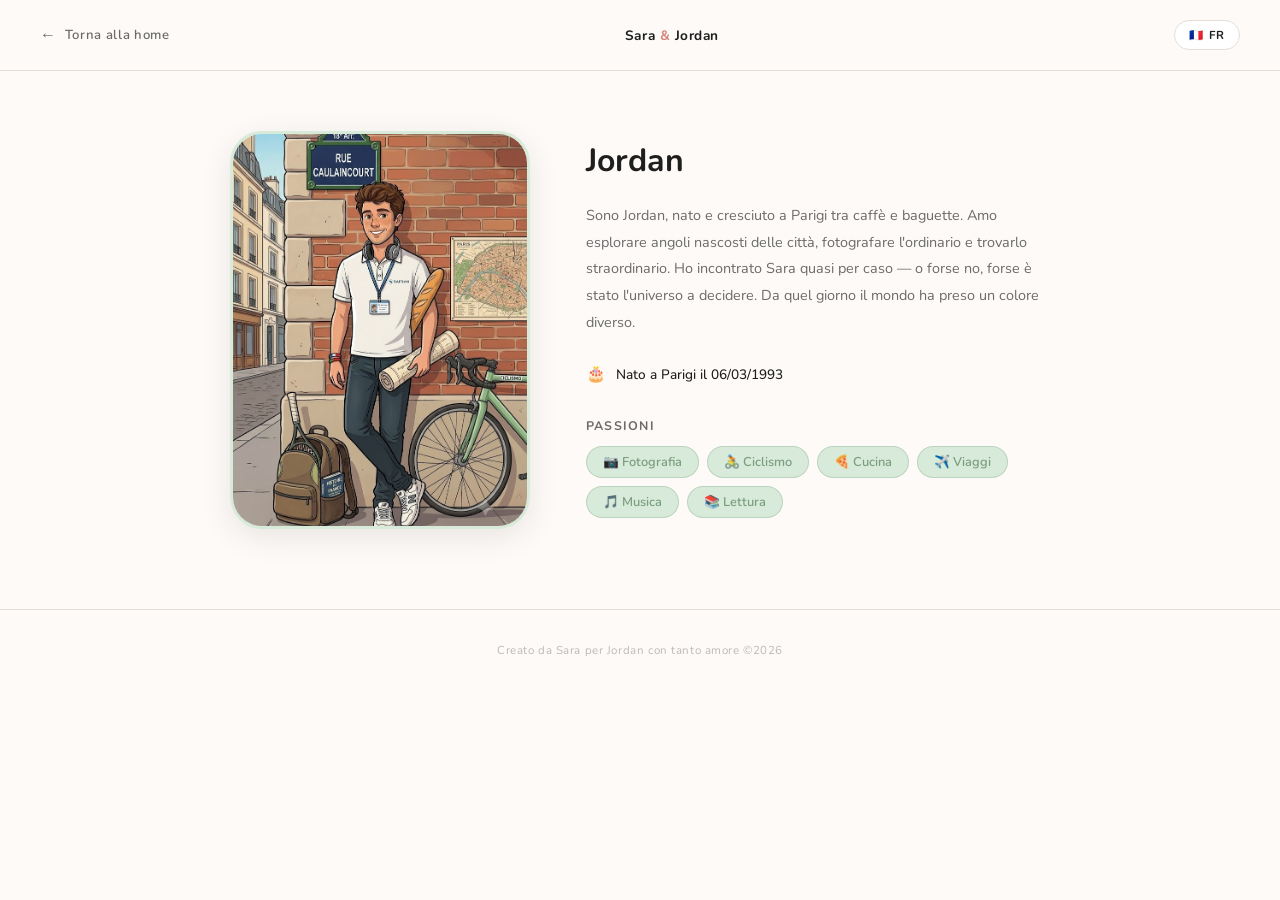
<file: couple-blog/jordan.html>
<!DOCTYPE html>
<html lang="it">
<head>
  <meta charset="UTF-8">
  <meta name="viewport" content="width=device-width, initial-scale=1.0">
  <title>Jordan — Blog di Sara & Jordan</title>
  <link href="https://fonts.googleapis.com/css2?family=Nunito:wght@300;400;500;600;700&display=swap" rel="stylesheet">
  <style>
    :root {
      --cream:      #FDFAF7;
      --rose:       #D4857A;
      --rose-light: #F2DDD9;
      --rose-dark:  #B5665A;
      --sage:       #7A9E7E;
      --sage-light: #D8EAD9;
      --carbon:     #1E1E1E;
      --mid:        #6B6B6B;
      --line:       #E5DDD8;
      --white:      #FFFFFF;
    }
    *, *::before, *::after { box-sizing: border-box; margin: 0; padding: 0; }
    html { scroll-behavior: smooth; }
    body {
      background: var(--cream);
      color: var(--carbon);
      font-family: 'Nunito', sans-serif;
      min-height: 100vh;
    }

    /* ── NAV ── */
    .nav {
      display: flex;
      align-items: center;
      justify-content: space-between;
      padding: 20px 40px;
      position: sticky;
      top: 0;
      background: rgba(253,250,247,0.92);
      backdrop-filter: blur(8px);
      z-index: 50;
      border-bottom: 1px solid var(--line);
    }
    .nav-back {
      display: flex;
      align-items: center;
      gap: 8px;
      text-decoration: none;
      color: var(--mid);
      font-size: 0.82rem;
      font-weight: 600;
      letter-spacing: 0.05em;
      transition: color 0.2s;
    }
    .nav-back:hover { color: var(--carbon); }
    .nav-back .arrow { font-size: 1rem; }

    .nav-brand {
      font-family: 'Nunito', sans-serif;
      font-size: 0.85rem;
      font-weight: 700;
      color: var(--carbon);
      text-decoration: none;
      letter-spacing: 0.04em;
    }
    .nav-brand .amp { color: var(--rose); }

    .lang-btn {
      background: var(--white);
      border: 1px solid var(--line);
      color: var(--carbon);
      font-family: 'Nunito', sans-serif;
      font-size: 0.72rem;
      font-weight: 700;
      letter-spacing: 0.1em;
      padding: 6px 14px;
      border-radius: 999px;
      cursor: pointer;
      transition: border-color 0.2s, background 0.2s;
    }
    .lang-btn:hover { border-color: var(--rose); background: var(--rose-light); }

    /* ── MAIN LAYOUT ── */
    .profile-wrap {
      max-width: 900px;
      margin: 60px auto 80px;
      padding: 0 40px;
      display: flex;
      gap: 56px;
      align-items: flex-start;
    }

    /* ── FOTO ── */
    .profile-photo {
      flex: 0 0 300px;
    }
    .photo-frame {
      width: 300px;
      border-radius: 32px;
      overflow: hidden;
      border: 3px solid var(--sage-light);
      box-shadow: 0 8px 32px rgba(0,0,0,0.09);
    }
    .photo-frame img {
      width: 100%;
      display: block;
      object-fit: cover;
      aspect-ratio: 3/4;
      background: var(--sage-light);
    }

    /* ── TESTO ── */
    .profile-info {
      flex: 1;
      padding-top: 8px;
    }

    .profile-name {
      font-size: 2rem;
      font-weight: 700;
      color: var(--carbon);
      margin-bottom: 20px;
    }

    .profile-bio {
      font-size: 0.9rem;
      line-height: 1.85;
      color: var(--mid);
      margin-bottom: 28px;
    }

    /* data nascita */
    .profile-meta {
      display: flex;
      align-items: center;
      gap: 10px;
      font-size: 0.85rem;
      color: var(--carbon);
      font-weight: 500;
      margin-bottom: 32px;
    }
    .meta-icon { font-size: 1rem; }

    /* passioni */
    .passions-label {
      font-size: 0.78rem;
      font-weight: 700;
      letter-spacing: 0.1em;
      color: var(--mid);
      margin-bottom: 12px;
    }
    .passions-wrap {
      display: flex;
      flex-wrap: wrap;
      gap: 8px;
    }
    .passion-pill {
      background: var(--sage-light);
      color: var(--sage);
      font-size: 0.8rem;
      font-weight: 600;
      padding: 6px 16px;
      border-radius: 999px;
      border: 1px solid rgba(122,158,126,0.3);
    }

    /* ── FOOTER ── */
    .page-footer {
      text-align: center;
      font-size: 0.72rem;
      color: #bbb;
      letter-spacing: 0.05em;
      padding: 32px 24px 48px;
      border-top: 1px solid var(--line);
    }

    /* ── RESPONSIVE ── */
    @media (max-width: 640px) {
      .profile-wrap { flex-direction: column; gap: 32px; padding: 0 20px; margin-top: 40px; }
      .profile-photo, .photo-frame { width: 100%; flex: unset; }
      .nav { padding: 16px 20px; }
    }
  </style>
</head>
<body>

<nav class="nav">
  <a href="index.html" class="nav-back"><span class="arrow">←</span> <span id="backLabel">Torna alla home</span></a>
  <a href="index.html" class="nav-brand">Sara <span class="amp">&</span> Jordan</a>
  <button class="lang-btn" id="langBtn" onclick="toggleLang()">🇫🇷 FR</button>
</nav>

<div class="profile-wrap">

  <!-- FOTO -->
  <div class="profile-photo">
    <div class="photo-frame">
      <img src="assets/img/jordan2.jpg" alt="Jordan">
    </div>
  </div>

  <!-- INFO -->
  <div class="profile-info">
    <h1 class="profile-name">Jordan</h1>

    <p class="profile-bio" id="bio">
      Sono Jordan, nato e cresciuto a Parigi tra caffè e baguette. Amo esplorare angoli nascosti delle città, fotografare l'ordinario e trovarlo straordinario. Ho incontrato Sara quasi per caso — o forse no, forse è stato l'universo a decidere. Da quel giorno il mondo ha preso un colore diverso.
    </p>

    <div class="profile-meta">
      <span class="meta-icon">🎂</span>
      <span id="birthLabel">Nato a Parigi il 06/03/1993</span>
    </div>

    <p class="passions-label" id="passionsLabel">PASSIONI</p>
    <div class="passions-wrap" id="passionsWrap"></div>
  </div>

</div>

<footer class="page-footer" id="footerText">
  Creato da Sara per Jordan con tanto amore ©2026
</footer>

<script>
let lang = 'it';

const passions = {
  it: ['📷 Fotografia', '🚴 Ciclismo', '🍕 Cucina', '✈️ Viaggi', '🎵 Musica', '📚 Lettura'],
  fr: ['📷 Photographie', '🚴 Cyclisme', '🍕 Cuisine', '✈️ Voyages', '🎵 Musique', '📚 Lecture']
};

const strings = {
  backLabel:     { it: 'Torna alla home',                               fr: 'Retour à l\'accueil' },
  bio:           { it: 'Sono Jordan, nato e cresciuto a Parigi tra caffè e baguette. Amo esplorare angoli nascosti delle città, fotografare l\'ordinario e trovarlo straordinario. Ho incontrato Sara quasi per caso — o forse no, forse è stato l\'universo a decidere. Da quel giorno il mondo ha preso un colore diverso.',
                   fr: 'Je suis Jordan, né et grandi à Paris entre cafés et baguettes. J\'aime explorer les coins cachés des villes, photographier l\'ordinaire et le trouver extraordinaire. J\'ai rencontré Sara presque par hasard — ou peut-être pas, peut-être que c\'était l\'univers qui décidait. Depuis ce jour, le monde a pris une couleur différente.' },
  birthLabel:    { it: 'Nato a Parigi il 06/03/1993',                   fr: 'Né à Paris le 06/03/1993' },
  passionsLabel: { it: 'PASSIONI',                                       fr: 'PASSIONS' },
  footerText:    { it: 'Creato da Sara per Jordan con tanto amore ©2026', fr: 'Créé par Sara pour Jordan avec beaucoup d\'amour ©2026' },
};

function renderPassions() {
  const wrap = document.getElementById('passionsWrap');
  wrap.innerHTML = '';
  passions[lang].forEach(p => {
    const pill = document.createElement('span');
    pill.className = 'passion-pill';
    pill.textContent = p;
    wrap.appendChild(pill);
  });
}

function toggleLang() {
  lang = lang === 'it' ? 'fr' : 'it';
  document.getElementById('langBtn').textContent = lang === 'it' ? '🇫🇷 FR' : '🇮🇹 IT';
  Object.entries(strings).forEach(([id, vals]) => {
    const el = document.getElementById(id);
    if (el) el.innerHTML = vals[lang];
  });
  renderPassions();
}

renderPassions();
</script>
</body>
</html>
</file>
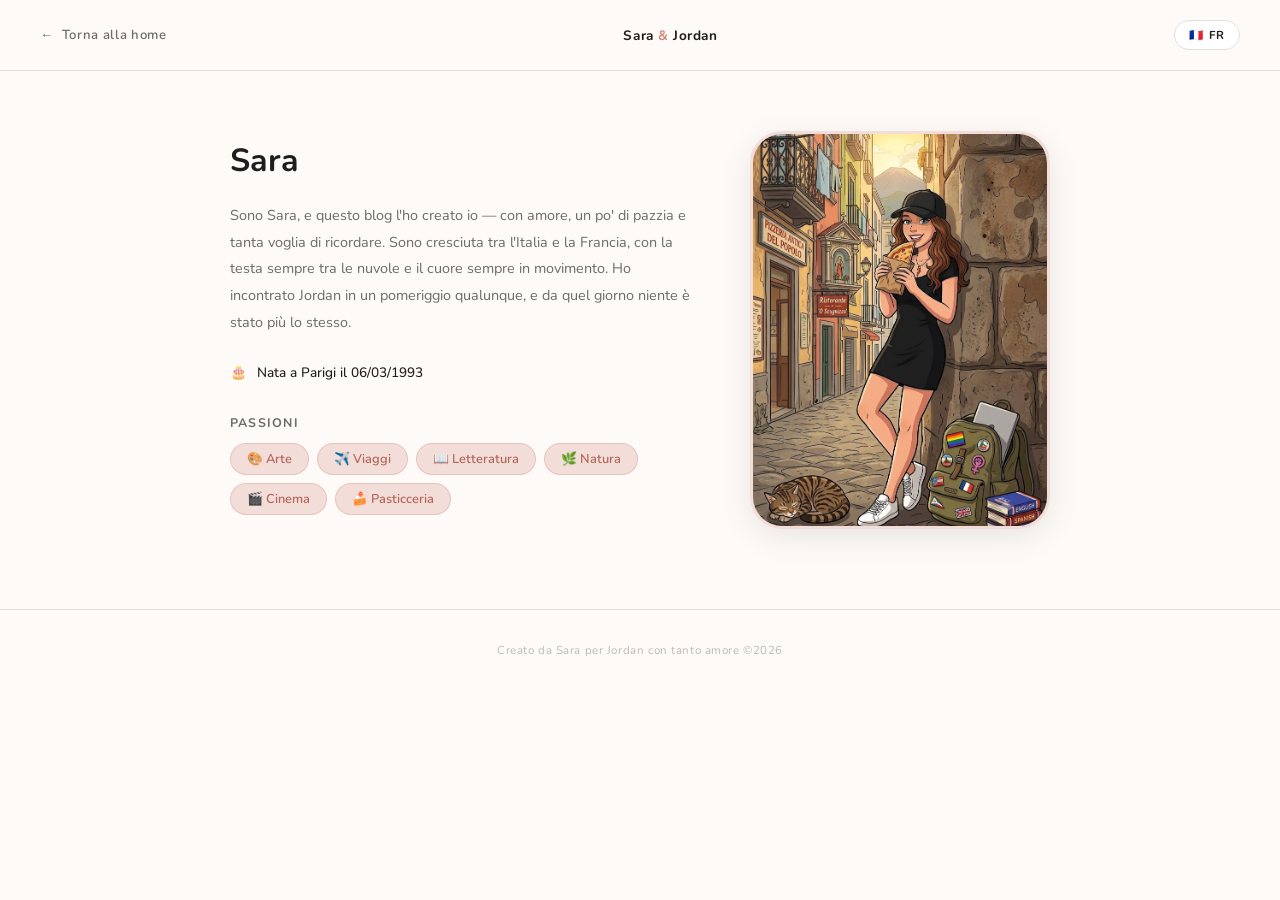
<file: couple-blog/sara.html>
<!DOCTYPE html>
<html lang="it">
<head>
  <meta charset="UTF-8">
  <meta name="viewport" content="width=device-width, initial-scale=1.0">
  <title>Sara — Blog di Sara & Jordan</title>
  <link href="https://fonts.googleapis.com/css2?family=Nunito:wght@300;400;500;600;700&display=swap" rel="stylesheet">
  <style>
    :root {
      --cream:      #FDFAF7;
      --rose:       #D4857A;
      --rose-light: #F2DDD9;
      --rose-dark:  #B5665A;
      --sage:       #7A9E7E;
      --sage-light: #D8EAD9;
      --carbon:     #1E1E1E;
      --mid:        #6B6B6B;
      --line:       #E5DDD8;
      --white:      #FFFFFF;
    }
    *, *::before, *::after { box-sizing: border-box; margin: 0; padding: 0; }
    html { scroll-behavior: smooth; }
    body {
      background: var(--cream);
      color: var(--carbon);
      font-family: 'Nunito', sans-serif;
      min-height: 100vh;
    }

    /* ── NAV ── */
    .nav {
      display: flex;
      align-items: center;
      justify-content: space-between;
      padding: 20px 40px;
      position: sticky;
      top: 0;
      background: rgba(253,250,247,0.92);
      backdrop-filter: blur(8px);
      z-index: 50;
      border-bottom: 1px solid var(--line);
    }
    .nav-back {
      display: flex;
      align-items: center;
      gap: 8px;
      text-decoration: none;
      color: var(--mid);
      font-size: 0.82rem;
      font-weight: 600;
      letter-spacing: 0.05em;
      transition: color 0.2s;
    }
    .nav-back:hover { color: var(--carbon); }

    .nav-brand {
      font-family: 'Nunito', sans-serif;
      font-size: 0.85rem;
      font-weight: 700;
      color: var(--carbon);
      text-decoration: none;
      letter-spacing: 0.04em;
    }
    .nav-brand .amp { color: var(--rose); }

    .lang-btn {
      background: var(--white);
      border: 1px solid var(--line);
      color: var(--carbon);
      font-family: 'Nunito', sans-serif;
      font-size: 0.72rem;
      font-weight: 700;
      letter-spacing: 0.1em;
      padding: 6px 14px;
      border-radius: 999px;
      cursor: pointer;
      transition: border-color 0.2s, background 0.2s;
    }
    .lang-btn:hover { border-color: var(--rose); background: var(--rose-light); }

    /* ── MAIN LAYOUT ── foto a destra per Sara ── */
    .profile-wrap {
      max-width: 900px;
      margin: 60px auto 80px;
      padding: 0 40px;
      display: flex;
      flex-direction: row-reverse; /* foto a destra */
      gap: 56px;
      align-items: flex-start;
    }

    /* ── FOTO ── */
    .profile-photo {
      flex: 0 0 300px;
    }
    .photo-frame {
      width: 300px;
      border-radius: 32px;
      overflow: hidden;
      border: 3px solid var(--rose-light);
      box-shadow: 0 8px 32px rgba(0,0,0,0.09);
    }
    .photo-frame img {
      width: 100%;
      display: block;
      object-fit: cover;
      aspect-ratio: 3/4;
      background: var(--rose-light);
    }

    /* ── TESTO ── */
    .profile-info {
      flex: 1;
      padding-top: 8px;
    }

    .profile-name {
      font-size: 2rem;
      font-weight: 700;
      color: var(--carbon);
      margin-bottom: 20px;
    }

    .profile-bio {
      font-size: 0.9rem;
      line-height: 1.85;
      color: var(--mid);
      margin-bottom: 28px;
    }

    .profile-meta {
      display: flex;
      align-items: center;
      gap: 10px;
      font-size: 0.85rem;
      color: var(--carbon);
      font-weight: 500;
      margin-bottom: 32px;
    }

    .passions-label {
      font-size: 0.78rem;
      font-weight: 700;
      letter-spacing: 0.1em;
      color: var(--mid);
      margin-bottom: 12px;
    }
    .passions-wrap {
      display: flex;
      flex-wrap: wrap;
      gap: 8px;
    }
    .passion-pill {
      background: var(--rose-light);
      color: var(--rose-dark);
      font-size: 0.8rem;
      font-weight: 600;
      padding: 6px 16px;
      border-radius: 999px;
      border: 1px solid rgba(212,133,122,0.3);
    }

    /* ── FOOTER ── */
    .page-footer {
      text-align: center;
      font-size: 0.72rem;
      color: #bbb;
      letter-spacing: 0.05em;
      padding: 32px 24px 48px;
      border-top: 1px solid var(--line);
    }

    /* ── RESPONSIVE ── */
    @media (max-width: 640px) {
      .profile-wrap { flex-direction: column; gap: 32px; padding: 0 20px; margin-top: 40px; }
      .profile-photo, .photo-frame { width: 100%; flex: unset; }
      .nav { padding: 16px 20px; }
    }
  </style>
</head>
<body>

<nav class="nav">
  <a href="index.html" class="nav-back">← <span id="backLabel">Torna alla home</span></a>
  <a href="index.html" class="nav-brand">Sara <span class="amp">&</span> Jordan</a>
  <button class="lang-btn" id="langBtn" onclick="toggleLang()">🇫🇷 FR</button>
</nav>

<div class="profile-wrap">

  <!-- FOTO (a destra grazie a flex-direction: row-reverse) -->
  <div class="profile-photo">
    <div class="photo-frame">
      <img src="assets/img/sara2.jpg" alt="Sara">
    </div>
  </div>

  <!-- INFO -->
  <div class="profile-info">
    <h1 class="profile-name">Sara</h1>

    <p class="profile-bio" id="bio">
      Sono Sara, e questo blog l'ho creato io — con amore, un po' di pazzia e tanta voglia di ricordare. Sono cresciuta tra l'Italia e la Francia, con la testa sempre tra le nuvole e il cuore sempre in movimento. Ho incontrato Jordan in un pomeriggio qualunque, e da quel giorno niente è stato più lo stesso.
    </p>

    <div class="profile-meta">
      <span>🎂</span>
      <span id="birthLabel">Nata a Parigi il 06/03/1993</span>
    </div>

    <p class="passions-label" id="passionsLabel">PASSIONI</p>
    <div class="passions-wrap" id="passionsWrap"></div>
  </div>

</div>

<footer class="page-footer" id="footerText">
  Creato da Sara per Jordan con tanto amore ©2026
</footer>

<script>
let lang = 'it';

const passions = {
  it: ['🎨 Arte', '✈️ Viaggi', '📖 Letteratura', '🌿 Natura', '🎬 Cinema', '🍰 Pasticceria'],
  fr: ['🎨 Art', '✈️ Voyages', '📖 Littérature', '🌿 Nature', '🎬 Cinéma', '🍰 Pâtisserie']
};

const strings = {
  backLabel:     { it: 'Torna alla home',                                fr: 'Retour à l\'accueil' },
  bio:           { it: 'Sono Sara, e questo blog l\'ho creato io — con amore, un po\' di pazzia e tanta voglia di ricordare. Sono cresciuta tra l\'Italia e la Francia, con la testa sempre tra le nuvole e il cuore sempre in movimento. Ho incontrato Jordan in un pomeriggio qualunque, e da quel giorno niente è stato più lo stesso.',
                   fr: 'Je suis Sara, et ce blog, c\'est moi qui l\'ai créé — avec amour, un peu de folie et une grande envie de se souvenir. J\'ai grandi entre l\'Italie et la France, la tête toujours dans les nuages et le cœur toujours en mouvement. J\'ai rencontré Jordan un après-midi ordinaire, et depuis ce jour, plus rien n\'a été pareil.' },
  birthLabel:    { it: 'Nata a Parigi il 06/03/1993',                    fr: 'Née à Paris le 06/03/1993' },
  passionsLabel: { it: 'PASSIONI',                                        fr: 'PASSIONS' },
  footerText:    { it: 'Creato da Sara per Jordan con tanto amore ©2026',  fr: 'Créé par Sara pour Jordan avec beaucoup d\'amour ©2026' },
};

function renderPassions() {
  const wrap = document.getElementById('passionsWrap');
  wrap.innerHTML = '';
  passions[lang].forEach(p => {
    const pill = document.createElement('span');
    pill.className = 'passion-pill';
    pill.textContent = p;
    wrap.appendChild(pill);
  });
}

function toggleLang() {
  lang = lang === 'it' ? 'fr' : 'it';
  document.getElementById('langBtn').textContent = lang === 'it' ? '🇫🇷 FR' : '🇮🇹 IT';
  Object.entries(strings).forEach(([id, vals]) => {
    const el = document.getElementById(id);
    if (el) el.innerHTML = vals[lang];
  });
  renderPassions();
}

renderPassions();
</script>
</body>
</html>
</file>
<file: assets/css/main.css>
/* ── TOKEN COLORI ── */
:root {
  --cream:      #FDFAF7;
  --rose:       #D4857A;
  --rose-light: #F2DDD9;
  --rose-dark:  #B5665A;
  --sage:       #7A9E7E;
  --sage-light: #D8EAD9;
  --carbon:     #1E1E1E;
  --mid:        #6B6B6B;
  --line:       #E5DDD8;
  --white:      #FFFFFF;
  --ruled-line: #E8DDD8;
  --ruled-gap:  32px;
}

/* ── RESET ── */
*, *::before, *::after { box-sizing: border-box; margin: 0; padding: 0; }
html { scroll-behavior: smooth; }

body {
  background-color: var(--cream);
  background-image: repeating-linear-gradient(
    to bottom,
    transparent 0px,
    transparent calc(var(--ruled-gap) - 1px),
    var(--ruled-line) calc(var(--ruled-gap) - 1px),
    var(--ruled-line) var(--ruled-gap)
  );
  background-attachment: local;
  color: var(--carbon);
  font-family: 'Nunito', sans-serif;
  min-height: 100vh;
  overflow-x: hidden;
  cursor: none; 
}

/* ── CURSORE CUORICINO ── */
#heart-cursor {
  position: fixed;
  top: 0; left: 0;
  pointer-events: none;
  z-index: 9999;
  font-size: 18px;
  color: var(--rose);
  transform: translate(-50%, -50%);
  transition: transform 0.05s ease;
  user-select: none;
  filter: drop-shadow(0 1px 3px rgba(212,133,122,0.4));
}

a, button, input, [role="button"] {
  cursor: none;
}

/* ── BOTTONE LINGUA ── */
.lang-btn {
  position: fixed;
  top: 22px;
  right: 26px;
  z-index: 100;
  background: var(--white);
  border: 1px solid var(--line);
  color: var(--carbon);
  font-family: 'Nunito', sans-serif;
  font-size: 0.72rem;
  font-weight: 700;
  letter-spacing: 0.1em;
  padding: 7px 16px;
  border-radius: 999px;
  cursor: none;
  transition: border-color 0.2s, background 0.2s;
  box-shadow: 0 1px 4px rgba(0,0,0,0.06);
}
.lang-btn:hover {
  border-color: var(--rose);
  background: var(--rose-light);
}

/* ── COUNTDOWN ── */
.countdown-wrap {
  display: flex;
  flex-direction: column;
  align-items: center;
  gap: 8px;
  margin-top: -8px;
}

.countdown-label {
  font-size: 0.72rem;
  font-weight: 600;
  letter-spacing: 0.1em;
  color: var(--mid);
  text-transform: uppercase;
}

.countdown-numbers {
  display: flex;
  align-items: center;
  gap: 12px;
}

.countdown-unit {
  display: flex;
  flex-direction: column;
  align-items: center;
  gap: 2px;
}

.countdown-val {
  font-size: 1.6rem;
  font-weight: 700;
  color: var(--rose-dark);
  line-height: 1;
}

.countdown-unit-label {
  font-size: 0.62rem;
  font-weight: 600;
  letter-spacing: 0.08em;
  color: var(--mid);
  text-transform: uppercase;
}

.countdown-sep {
  font-size: 1.2rem;
  color: var(--line);
  margin-bottom: 14px;
}

/* ── MUSIC PLAYER ── */
.spotify-wrap {
  max-width: 520px;
  margin: 0 auto 0;
  padding: 50px 24px 32px;
  display: none; /* appare solo quando la timeline è aperta */
  flex-direction: column;
  align-items: center;
  gap: 10px;
}
.spotify-wrap.visible { display: flex; }

.spotify-label {
  font-size: 0.78rem;
  font-weight: 600;
  color: var(--mid);
  letter-spacing: 0.05em;
}

.spotify-wrap iframe {
  border-radius: 16px;
  box-shadow: 0 4px 16px rgba(0,0,0,0.08);
}

/* ── FOOTER GLOBALE ── */
.site-footer {
  text-align: center;
  padding: 32px 24px 48px;
  border-top: 1px solid var(--line);
  font-size: 0.72rem;
  color: #bbb;
  letter-spacing: 0.05em;
}

@keyframes fadeUp {
  from { opacity: 0; transform: translateY(12px); }
  to   { opacity: 1; transform: translateY(0); }
}

@media (hover: none) {
  #heart-cursor { display: none; }
  body, a, button, input, [role="button"] { cursor: auto; }
}
</file>
<file: assets/css/hero.css>
.hero {
  display: flex;
  flex-direction: column;
  align-items: center;
  justify-content: center;
  padding-top: 120px;
}

.hero-card {
  background: var(--white);
  border-radius: 28px;
  border: 1px solid var(--line);
  padding: 40px 42px 42px;
  max-height: 650px;
  max-width: 650px;
  width: 100%;
  display: flex;
  flex-direction: column;
  align-items: center;
  gap: 32px;
  box-shadow: 0 2px 32px rgba(0,0,0,0.05);
}

/* ── TITOLO ── */
.hero-title {
  font-size: clamp(1.75rem, 4.5vw, 2.6rem);
  font-weight: 700;
  line-height: 1.2;
  color: var(--carbon);
  text-align: center;
}
.hero-title .amp { color: var(--rose); }

.hero-subtitle {
  font-size: 0.82rem;
  color: var(--mid);
  letter-spacing: 0.04em;
  margin-top: -16px;
  text-align: center;
}

/* ── AVATARS ── */
.avatars {
  display: flex;
  gap: 32px;
  align-items: flex-end;
  justify-content: center;
}

.avatar-wrap {
  display: flex;
  flex-direction: column;
  align-items: center;
  gap: 12px;
  cursor: pointer;
  text-decoration: none;
  color: inherit;
}

.avatar-frame {
  position: relative;
  width: 170px;
  height: 210px;
  border-radius: 20px;
  overflow: hidden;
  transition: transform 0.35s cubic-bezier(0.34,1.56,0.64,1);
}
.avatar-wrap:hover .avatar-frame { transform: translateY(-8px); }

.avatar-img {
  width: 100%;
  height: 100%;
  object-fit: cover;
  display: block;
  background: var(--rose-light);
}

.avatar-overlay { display: none; }

.avatar-wrap:hover .avatar-frame {
  transform: translateY(-8px) scale(1.05);
}

.avatar-label {
  font-size: 1rem;
  font-weight: 700;
  color: var(--carbon);
  transition: color 0.2s;
}
.avatar-wrap:first-child:hover .avatar-label { color: var(--rose-dark); }
.avatar-wrap:last-child:hover  .avatar-label { color: var(--sage); }

/* ── CTA BUTTON ── */
.cta-btn {
  display: flex;
  align-items: center;
  gap: 14px;
  background: var(--carbon);
  color: var(--white);
  border: none;
  border-radius: 999px;
  padding: 16px 32px;
  cursor: pointer;
  font-family: 'Nunito', sans-serif;
  font-size: 0.85rem;
  font-weight: 600;
  letter-spacing: 0.05em;
  transition: background 0.25s, transform 0.2s;
  position: relative;
  overflow: hidden;
}
.cta-btn::before {
  content: '';
  position: absolute;
  inset: 0;
  background: linear-gradient(135deg, var(--rose-dark), var(--rose));
  opacity: 0;
  transition: opacity 0.3s;
}
.cta-btn:hover::before { opacity: 1; }
.cta-btn:hover { transform: translateY(-2px); }

.cta-btn span,
.cta-btn .cta-icon { position: relative; z-index: 1; }

.cta-icon {
  width: 28px;
  height: 28px;
  border-radius: 50%;
  background: rgba(255,255,255,0.15);
  display: flex;
  align-items: center;
  justify-content: center;
  flex-shrink: 0;
  transition: transform 0.4s cubic-bezier(0.34,1.56,0.64,1);
  font-size: 14px;
}
.cta-btn.open .cta-icon { transform: rotate(180deg); }

/* ── FOOTER NOTE ── */
.hero-footer {
  font-size: 0.72rem;
  color: #bbb;
  letter-spacing: 0.05em;
}

/* ── RESPONSIVE ── */
@media (max-width: 540px) {
  .hero-card    { padding: 40px 24px 36px; gap: 24px; margin-top: 50px;}
  .avatars      { width: 230px; height: 262px; gap: 16px; }
  .avatar-frame {   width: 170px; height: 210px; }
}

/* ── RESPONSIVE LAPTOP ── */
@media (max-height: 850px), {
  .hero {
    padding-top: 40px;
  }

  .hero-card {
    padding: 24px 32px 32px;
    gap: 20px;
  }

  .avatars {
    gap: 24px;
  }

  .avatar-frame {
    width: 130px;
    height: 162px;
  }

  .hero-title {
    font-size: clamp(1.5rem, 3.5vw, 2.2rem);
  }

  .site-footer {
    text-align: center;
    padding: 12px;
    border-top: 1px solid var(--line);
    font-size: 0.72rem;
    color: #bbb;
    letter-spacing: 0.05em;
  }
}
</file>
<file: assets/css/timeline.css>
/* ── WRAPPER ── */
#timeline-section {
  max-height: 0;
  overflow: hidden;
  transition: max-height 0.9s cubic-bezier(0.4,0,0.2,1), opacity 0.5s ease;
  opacity: 0;
}
#timeline-section.open {
  max-height: 4000px;
  opacity: 1;
}

.timeline-inner { padding-top: 40px }

/* ── TITOLO ── */
.tl-heading {
  font-size: 1.5rem;
  font-weight: 700;
  text-align: center;
  color: var(--carbon);
  margin-bottom: 48px;
}
.tl-heading .accent { color: var(--rose); }

.tl-subheading {
  text-align: center;
  font-size: 0.8rem;
  color: var(--mid);
  margin-top: -32px;
  margin-bottom: 40px;
  letter-spacing: 0.03em;
}

/* ── TRACK ── */
.tl-track-wrap {
  position: relative;
  max-width: 800px;
  margin: 0 auto;
}

.tl-line {
  position: absolute;
  top: 7px;
  left: 0; right: 0;
  height: 1.5px;
  background: #D8D0CC;
  z-index: 0;
}

.tl-track {
  display: flex;
  justify-content: space-between;
  position: relative;
  z-index: 1;
}

/* ── SINGLE ITEM ── */
.tl-item {
  display: flex;
  flex-direction: column;
  align-items: center;
  gap: 8px;
  cursor: pointer;
  min-width: 0;
}

.tl-dot {
  width: 14px;
  height: 14px;
  border-radius: 50%;
  background: #C4B9B4;
  flex-shrink: 0;
  transition: transform 0.3s cubic-bezier(0.34,1.56,0.64,1), background 0.2s;
}
.tl-item:hover  .tl-dot { transform: scale(1.5); }
.tl-item.active .tl-dot { background: var(--rose); transform: scale(1.5); }

.tl-date {
  font-size: 0.68rem;
  font-weight: 600;
  letter-spacing: 0.04em;
  color: var(--mid);
  white-space: nowrap;
  text-align: center;
  transition: color 0.2s;
}
.tl-item.active .tl-date { color: var(--rose-dark); }

/* ── EVENT CARDS ── */
.tl-events {
  max-width: 820px;
  margin: 48px auto 0;
  display: flex;
  flex-direction: column;
  gap: 56px;
}

.tl-event { display: none; animation: fadeUp 0.4s ease; }
.tl-event.active { display: flex; gap: 44px; align-items: center; }

.tl-event.photo-right { flex-direction: row-reverse; }

/* ── FOTO ── */
.ev-photo {
  flex: 0 0 300px;
  position: relative;
}

.ev-img {
  width: 350px;
  height: 500px;
  object-fit: cover;
  border-radius: 24px;
  display: block;
  background: var(--rose-light);
  border: 3px solid var(--white);
  box-shadow: 0 4px 20px rgba(0,0,0,0.08);
}

.ev-img-placeholder {
  width: 300px;
  height: 300px;
  border-radius: 24px;
  background: var(--rose-light);
  display: flex;
  align-items: center;
  justify-content: center;
  font-size: 3rem;
  border: 3px solid var(--white);
  box-shadow: 0 4px 20px rgba(0,0,0,0.08);
}

/* casa bottom */
.ev-img-btn {
  position: absolute;
  bottom: 60px;
  left: 50%;
  transform: translateX(-50%);
  border-style:groove;
  background: rgba(255,255,255,0.93);
  border-color: var(--rose-dark);
  color: var(--carbon);
  font-family: 'Nunito', sans-serif;
  font-size: 0.72rem;
  font-weight: 700;
  letter-spacing: 0.04em;
  border-radius: 999px;
  padding: 9px 20px;
  cursor: pointer;
  white-space: nowrap;
  box-shadow: 0 2px 14px rgba(0,0,0,0.18);
  transition: background 0.2s, transform 0.2s;
  text-decoration: none;
  display: inline-block;
  z-index: 2;
}
.ev-img-btn:hover {
  background: white;
  transform: translateX(-50%) translateY(-2px);
}

/* ── text ── */
.ev-text { flex: 1; padding-top: 4px; }

.ev-tag {
  display: inline-block;
  background: var(--rose-light);
  color: var(--rose-dark);
  font-size: 0.62rem;
  font-weight: 700;
  letter-spacing: 0.1em;
  padding: 4px 12px;
  border-radius: 999px;
  margin-bottom: 14px;
}

.ev-title {
  font-size: 1.3rem;
  font-weight: 700;
  color: var(--carbon);
  margin-bottom: 14px;
  line-height: 1.25;
}

.ev-body {
  font-size: 0.87rem;
  line-height: 1.5;
  color: var(--mid);
}

/* ── FOOTER ── */
.tl-footer {
  text-align: center;
  font-size: 0.72rem;
  color: #bbb;
  letter-spacing: 0.05em;
  margin-top: 64px;
}

/* ── RESPONSIVE ── */
@media (max-width: 640px) {
  .timeline-inner { padding: 30px; }
  .tl-event.active { flex-direction: column !important; }
  .ev-photo { width: 100%; flex: unset; }
  .ev-img, .ev-img-placeholder { width: 100%; height: 400px; }
  .ev-body { line-height: 1.3; }


  .tl-track {
    height: 14px;
    align-items: flex-start;
    margin: 24px 0;
  }

  .tl-line { top: 7px; transform: none; }

  .tl-item {
    flex-direction: column;
    align-items: center;
    position: relative;
    height: 14px;
    overflow: visible;
  }

  .tl-date {
    position: absolute;
    font-size: 0.55rem;
    white-space: nowrap;
    left: 50%;
    transform: translateX(-50%);
  }

  .tl-item:nth-child(odd) .tl-date {
    bottom: calc(100% + 6px);
    top: auto;
  }

  .tl-item:nth-child(even) .tl-date {
    top: calc(100% + 6px);
    bottom: auto;
  }
}
</file>
<file: assets/css/viaggi.css>
#viaggi-section {
  display: none;
  padding: 80px 40px 100px;
  max-width: 1100px;
  margin: 0 auto;
}

.viaggi-heading {
  font-size: 1.5rem;
  font-weight: 700;
  text-align: center;
  color: var(--carbon);
  margin-bottom: 8px;
}

.viaggi-subheading {
  text-align: center;
  font-size: 0.8rem;
  color: var(--mid);
  margin-bottom: 40px;
  letter-spacing: 0.03em;
}

.viaggi-main {
  display: grid;
  grid-template-columns: 160px 1fr 160px;
  gap: 24px;
  align-items: center;
  margin-bottom: 48px;
}

.dest-col { display: flex; flex-direction: column; gap: 10px; }
.dest-col.left  { align-items: flex-end; }
.dest-col.right { align-items: flex-start; }

.dest-pill {
  display: inline-block;
  background: var(--white);
  border: 1px solid var(--line);
  color: var(--carbon);
  font-family: 'Nunito', sans-serif;
  font-size: 0.78rem;
  font-weight: 600;
  padding: 7px 16px;
  border-radius: 999px;
  cursor: pointer;
  transition: background 0.2s, border-color 0.2s, color 0.2s;
  white-space: nowrap;
  box-shadow: 0 1px 4px rgba(0,0,0,0.04);
}
.dest-pill:hover,
.dest-pill.active {
  background: var(--rose-light);
  border-color: var(--rose);
  color: var(--rose-dark);
}

.map-wrap {
  position: relative;
  border-radius: 28px;
  overflow: hidden;
  border: 2.5px solid #c8dff0;
  box-shadow: 0 4px 24px rgba(0,0,0,0.08);
  background: #d6eaf8;
  aspect-ratio: 1 / 1;  /* quadrata come vuoi tu */
}

.map-img {
  width: 100%;
  height: 100%;
  object-fit: cover;
  display: block;
}

.map-pin {
  position: absolute;
  width: 15px;
  height: 15px;
  border-radius: 50%;
  background: var(--rose);
  border: 3px solid white;
  cursor: pointer;
  transform: translate(-50%, -50%);
  box-shadow: 0 2px 8px rgba(0,0,0,0.25);
  transition: transform 0.25s cubic-bezier(0.34,1.56,0.64,1), background 0.2s;
  z-index: 5;
}
.map-pin::after {
  content: '';
  position: absolute;
  inset: -6px;
  border-radius: 50%;
  background: rgba(212,133,122,0.25);
}
.map-pin:hover,
.map-pin.active {
  transform: translate(-50%, -50%) scale(1.4);
  background: var(--rose-dark);
}

.viaggi-gallery { display: none; animation: fadeUp 0.4s ease; }
.viaggi-gallery.active { display: block; }

.gallery-dest-title {
  font-size: 1.2rem;
  font-weight: 700;
  color: var(--carbon);
  margin-bottom: 20px;
  text-align: center;
}

.gallery-grid {
  display: grid;
  grid-template-columns: repeat(3, 1fr);
  gap: 20px;
}

.gallery-card {
  border-radius: 20px;
  overflow: hidden;
  background: var(--white);
  border: 1px solid var(--line);
  box-shadow: 0 2px 12px rgba(0,0,0,0.06);
  transition: transform 0.25s ease, box-shadow 0.25s;
}
/* .gallery-card:hover {
  transform: translateY(-4px);
  box-shadow: 0 8px 24px rgba(0,0,0,0.10);
} */

.gallery-card-img {
  width: 100%;
  aspect-ratio: 4/4;
  object-fit: cover;
  display: block;
  background: var(--rose-light);
}

.gallery-card-body { padding: 14px 16px; }

.gallery-card-loc {
  font-size: 0.68rem;
  font-weight: 700;
  letter-spacing: 0.08em;
  color: var(--rose-dark);
  margin-bottom: 4px;
}

.gallery-card-desc {
  font-size: 0.8rem;
  line-height: 1.3;
  color: var(--mid);
}

@media (max-width: 820px) {
  .viaggi-main { grid-template-columns: 1fr; }
  .dest-col { flex-direction: row; flex-wrap: wrap; justify-content: center; }
  .dest-col.left { align-items: center; }
  .gallery-grid { grid-template-columns: repeat(2, 1fr); }
  #viaggi-section { padding-top: 30px }
}

@media (max-width: 720px) {
  .map-pin {
    width: 11px;
    height: 11px;
    border-width: 1.5px!;
  }
}

@media (max-width: 480px) {
  .gallery-grid { grid-template-columns: 1fr; }
}
</file>
